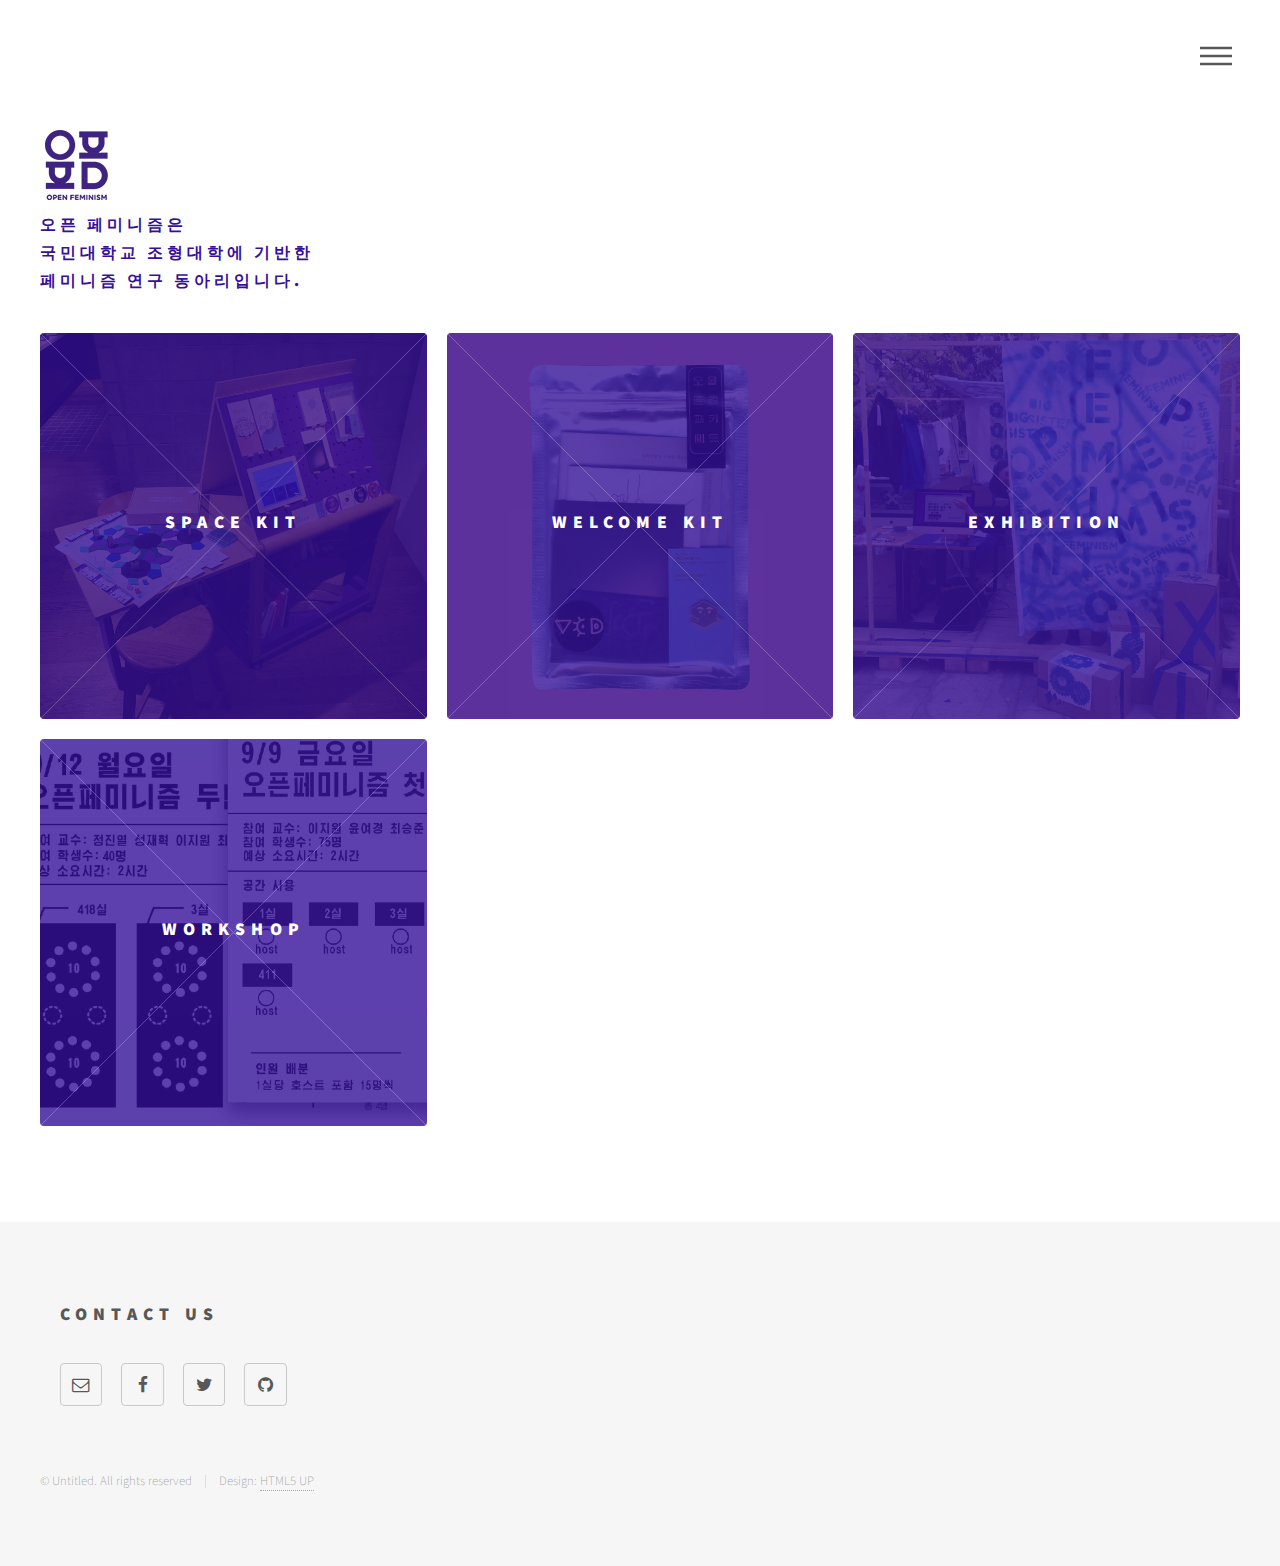
<file: index.html>
<!DOCTYPE HTML>
<!--
	Phantom by HTML5 UP
	html5up.net | @ajlkn
	Free for personal and commercial use under the CCA 3.0 license (html5up.net/license)
-->
<html>
	<head>
		<title>Open Feminism</title>
		<meta charset="utf-8" />
		<meta name="viewport" content="width=device-width, initial-scale=1" />
		<!--[if lte IE 8]><script src="assets/js/ie/html5shiv.js"></script><![endif]-->
		<link rel="stylesheet" href="assets/css/main.css" />
		<!--[if lte IE 9]><link rel="stylesheet" href="assets/css/ie9.css" /><![endif]-->
		<!--[if lte IE 8]><link rel="stylesheet" href="assets/css/ie8.css" /><![endif]-->
	</head>
	<body>
		<!-- Wrapper -->
			<div id="wrapper">

				<!-- Header -->
					<header id="header">
						<div class="inner">
							<!-- Logo -->
								<a href="index.html" class="logo">
									<span class="symbol"><img src="images/ofLogo_1.png" alt="" /></span><span class="title"></br>오픈 페미니즘은 </br>국민대학교 조형대학에 기반한 </br>페미니즘 연구 동아리입니다.</span>
								</a>

							<!-- Nav -->
								<nav>
									<ul>
										<li><a href="#menu">Menu</a></li>
									</ul>
								</nav>

						</div>
					</header>

				<!-- Menu -->
					<nav id="menu">
						<h2>Menu</h2>
						<ul>
							<li><a href="index.html">About us</a></li>
							<li><a href="elements.html">Ideas</a></li>
						</ul>
					</nav>

				<!-- Main -->
					<div id="main">
						<div class="inner">
							<!--<header>-->
								<!--<p>저희는 2016년 9월에 발족하였으며, 현재는 약 60명 정도 되는 구성원들과 함께 합니다. 오픈 페미니즘의 모든 구성원들은 디자인을 전공하는 학부생으로, 페미니즘 이슈에 관심을 가진다는 공통점을 지니고 있습니다.</p>-->
							<!--</header>-->
							<section class="tiles">
								<article class="style1">
									<span class="image">
										<img src="images/ofweb_sk.jpg" alt="" />
									</span>
									<a href="generic_2.html">
										<h2>space kit</h2>
										<div class="content">
											<p>공간키트</p>
										</div>
									</a>
								</article>
								<article class="style3">
									<span class="image">
										<img src="images/ofweb_wk-01.png" alt="" />
									</span>
									<a href="generic.html">
										<h2>welcome kit</h2>
										<div class="content">
											<p>웰컴키트</p>
										</div>
									</a>
								</article>
								<article class="style4">
									<span class="image">
										<img src="images/ofweb_ex-01.png" alt="" />
									</span>
									<a href="generic_3.html">
										<h2>exhibition</h2>
										<div class="content">
											<p>조형전 워크샵</p>
										</div>
									</a>
								</article>
								<article class="style5">
									<span class="image">
										<img src="images/ofweb_ws-01.png" alt="" />
									</span>
									<a href="generic_4.html">
										<h2>workshop</h2>
										<div class="content">
											<p>시각디자인학과 워크샵</p>
										</div>
									</a>
								</article>
								<!-- <article class="style6">
									<span class="image">
										<img src="images/pic06.jpg" alt="" />
									</span>
									<a href="generic.html">
										<h2>Veroeros</h2>
										<div class="content">
											<p>Sed nisl arcu euismod sit amet nisi lorem etiam dolor veroeros et feugiat.</p>
										</div>
									</a>
								</article>
								<article class="style2">
									<span class="image">
										<img src="images/pic07.jpg" alt="" />
									</span>
									<a href="generic.html">
										<h2>Ipsum</h2>
										<div class="content">
											<p>Sed nisl arcu euismod sit amet nisi lorem etiam dolor veroeros et feugiat.</p>
										</div>
									</a>
								</article>
								<article class="style3">
									<span class="image">
										<img src="images/pic08.jpg" alt="" />
									</span>
									<a href="generic.html">
										<h2>Dolor</h2>
										<div class="content">
											<p>Sed nisl arcu euismod sit amet nisi lorem etiam dolor veroeros et feugiat.</p>
										</div>
									</a>
								</article>
								<article class="style1">
									<span class="image">
										<img src="images/pic09.jpg" alt="" />
									</span>
									<a href="generic.html">
										<h2>Nullam</h2>
										<div class="content">
											<p>Sed nisl arcu euismod sit amet nisi lorem etiam dolor veroeros et feugiat.</p>
										</div>
									</a>
								</article>
								<article class="style5">
									<span class="image">
										<img src="images/pic10.jpg" alt="" />
									</span>
									<a href="generic.html">
										<h2>Ultricies</h2>
										<div class="content">
											<p>Sed nisl arcu euismod sit amet nisi lorem etiam dolor veroeros et feugiat.</p>
										</div>
									</a>
								</article>
								<article class="style6">
									<span class="image">
										<img src="images/pic11.jpg" alt="" />
									</span>
									<a href="generic.html">
										<h2>Dictum</h2>
										<div class="content">
											<p>Sed nisl arcu euismod sit amet nisi lorem etiam dolor veroeros et feugiat.</p>
										</div>
									</a>
								</article>
								<article class="style4">
									<span class="image">
										<img src="images/pic12.jpg" alt="" />
									</span>
									<a href="generic.html">
										<h2>Pretium</h2>
										<div class="content">
											<p>Sed nisl arcu euismod sit amet nisi lorem etiam dolor veroeros et feugiat.</p>
										</div>
									</a>
								</article>
								-->
								
							</section>
						</div>
					</div>

				<!-- Footer -->
					<footer id="footer">
						<div class="inner">
							<section>
								<!--<h2>Get in touch</h2>
								<form method="post" action="#">
									<div class="field half first">
										<input type="text" name="name" id="name" placeholder="Name" />
									</div>
									<div class="field half">
										<input type="email" name="email" id="email" placeholder="Email" />
									</div>
									<div class="field">
										<textarea name="message" id="message" placeholder="Message"></textarea>
									</div>
									<ul class="actions">
										<li><input type="submit" value="Send" class="special" /></li>
									</ul>
								</form>-->
							</section>
							<section>
								<h2>contact us</h2>
								<ul class="icons">
									<li><a href="mailto:openfeminismkmuvcd@gmail.com" class="icon style2 fa-envelope-o"><span class="label">Email</span></a></li>
									<li><a href="https://www.facebook.com/openfeminism/" class="icon style2 fa-facebook"><span class="label">Facebook</span></a></li>
									<li><a href="https://twitter.com/openfeminismkmu" class="icon style2 fa-twitter"><span class="label">Twitter</span></a></li>
									<li><a href="https://github.com/openfeminism" class="icon style2 fa-github"><span class="label">GitHub</span></a></li>
								</ul>
							</section>
							<ul class="copyright">
								<li>&copy; Untitled. All rights reserved</li><li>Design: <a href="http://html5up.net">HTML5 UP</a></li>
							</ul>
						</div>
					</footer>

			</div>

		<!-- Scripts -->
			<script src="assets/js/jquery.min.js"></script>
			<script src="assets/js/skel.min.js"></script>
			<script src="assets/js/util.js"></script>
			<!--[if lte IE 8]><script src="assets/js/ie/respond.min.js"></script><![endif]-->
			<script src="assets/js/main.js"></script>

	</body>
</html>
</file>
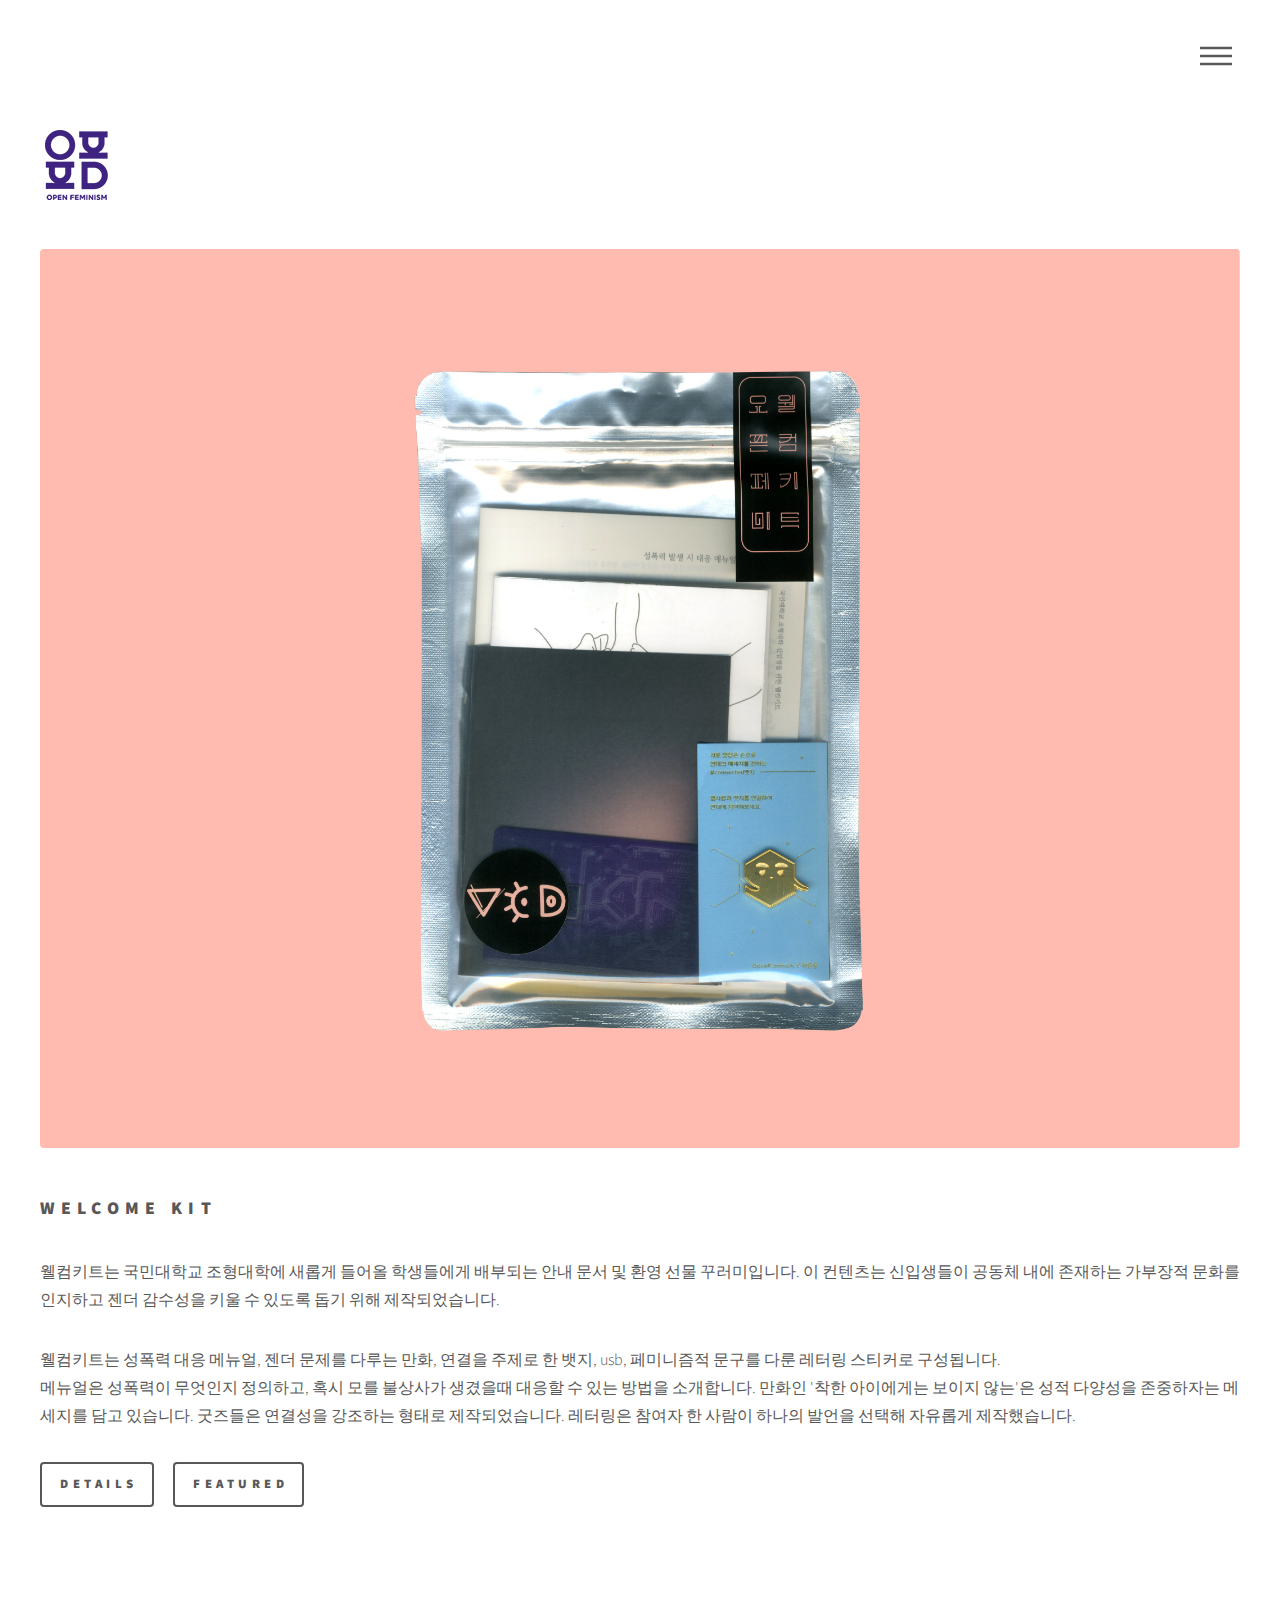
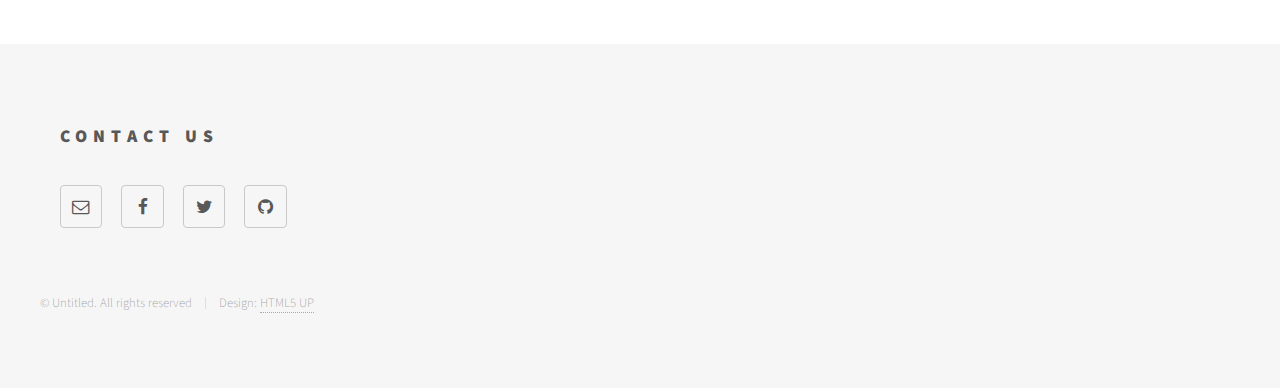
<file: generic.html>
<!DOCTYPE HTML>
<!--
	Phantom by HTML5 UP
	html5up.net | @ajlkn
	Free for personal and commercial use under the CCA 3.0 license (html5up.net/license)
-->
<html>
	<head>
		<title>welcomekit_detail</title>
		<meta charset="utf-8" />
		<meta name="viewport" content="width=device-width, initial-scale=1" />
		<!--[if lte IE 8]><script src="assets/js/ie/html5shiv.js"></script><![endif]-->
		<link rel="stylesheet" href="assets/css/main.css" />
		<!--[if lte IE 9]><link rel="stylesheet" href="assets/css/ie9.css" /><![endif]-->
		<!--[if lte IE 8]><link rel="stylesheet" href="assets/css/ie8.css" /><![endif]-->
	</head>
	<body>
		<!-- Wrapper -->
			<div id="wrapper">

				<!-- Header -->
					<header id="header">
						<div class="inner">

							<!-- Logo -->
								<a href="index.html" class="logo">
									<span class="symbol"><img src="images/ofLogo_1.png" alt="" /></span>
								</a>

							<!-- Nav -->
								<nav>
									<ul>
										<li><a href="#menu">Menu</a></li>
									</ul>
								</nav>

						</div>
					</header>

				<!-- Menu -->
					<nav id="menu">
						<h2>Menu</h2>
						<ul>
							<li><a href="index.html">About us</a></li>
							<li><a href="elements.html">Ideas</a></li>
						</ul>
					</nav>

				<!-- Main -->
					<div id="main">
						<div class="inner">
							<span class="image main"><img src="images/ofweb_wk2-01.png" alt="" /></span>
							<h2>Welcome Kit</h2>
							<p>웰컴키트는 국민대학교 조형대학에 새롭게 들어올 학생들에게 배부되는 안내 문서 및 환영 선물 꾸러미입니다. 이 컨텐츠는 신입생들이 공동체 내에 존재하는 가부장적 문화를 인지하고 젠더 감수성을 키울 수 있도록 돕기 위해 제작되었습니다.</p>
							<p>웰컴키트는 성폭력 대응 메뉴얼, 젠더 문제를 다루는 만화, 연결을 주제로 한 뱃지, usb, 페미니즘적 문구를 다룬 레터링 스티커로 구성됩니다.<br>
							메뉴얼은 성폭력이 무엇인지 정의하고, 혹시 모를 불상사가 생겼을때 대응할 수 있는 방법을 소개합니다. 
							만화인 '착한 아이에게는 보이지 않는'은 성적 다양성을 존중하자는 메세지를 담고 있습니다.
							굿즈들은 연결성을 강조하는 형태로 제작되었습니다. 레터링은 참여자 한 사람이 하나의 발언을 선택해 자유롭게 제작했습니다.</p>
															<section>
									<ul class="actions">
										<li><a href="https://drive.google.com/file/d/0B1-YFwrkBAn6YUdhZzI2N0E1ek0/view?usp=sharing" class="button">details</a></li>
										<li><a href="http://www.hani.co.kr/arti/PRINT/784879.html" class="button">featured</a></li>
									</ul>
								</section>
						</div>
					</div>

				<!-- Footer -->
					<footer id="footer">
						<div class="inner">
							<section>
								<!--<h2>Get in touch</h2>
								<form method="post" action="#">
									<div class="field half first">
										<input type="text" name="name" id="name" placeholder="Name" />
									</div>
									<div class="field half">
										<input type="email" name="email" id="email" placeholder="Email" />
									</div>
									<div class="field">
										<textarea name="message" id="message" placeholder="Message"></textarea>
									</div>
									<ul class="actions">
										<li><input type="submit" value="Send" class="special" /></li>
									</ul>
								</form>-->
							</section>
							<section>
								<h2>contact us</h2>
								<ul class="icons">
									<li><a href="mailto:openfeminismkmuvcd@gmail.com" class="icon style2 fa-envelope-o"><span class="label">Email</span></a></li>
									<li><a href="https://www.facebook.com/openfeminism/" class="icon style2 fa-facebook"><span class="label">Facebook</span></a></li>
									<li><a href="https://twitter.com/openfeminismkmu" class="icon style2 fa-twitter"><span class="label">Twitter</span></a></li>
									<li><a href="https://github.com/openfeminism" class="icon style2 fa-github"><span class="label">GitHub</span></a></li>
								</ul>
							</section>
							<ul class="copyright">
								<li>&copy; Untitled. All rights reserved</li><li>Design: <a href="http://html5up.net">HTML5 UP</a></li>
							</ul>
						</div>
					</footer>

			</div>

		<!-- Scripts -->
			<script src="assets/js/jquery.min.js"></script>
			<script src="assets/js/skel.min.js"></script>
			<script src="assets/js/util.js"></script>
			<!--[if lte IE 8]><script src="assets/js/ie/respond.min.js"></script><![endif]-->
			<script src="assets/js/main.js"></script>

	</body>
</html>
</file>
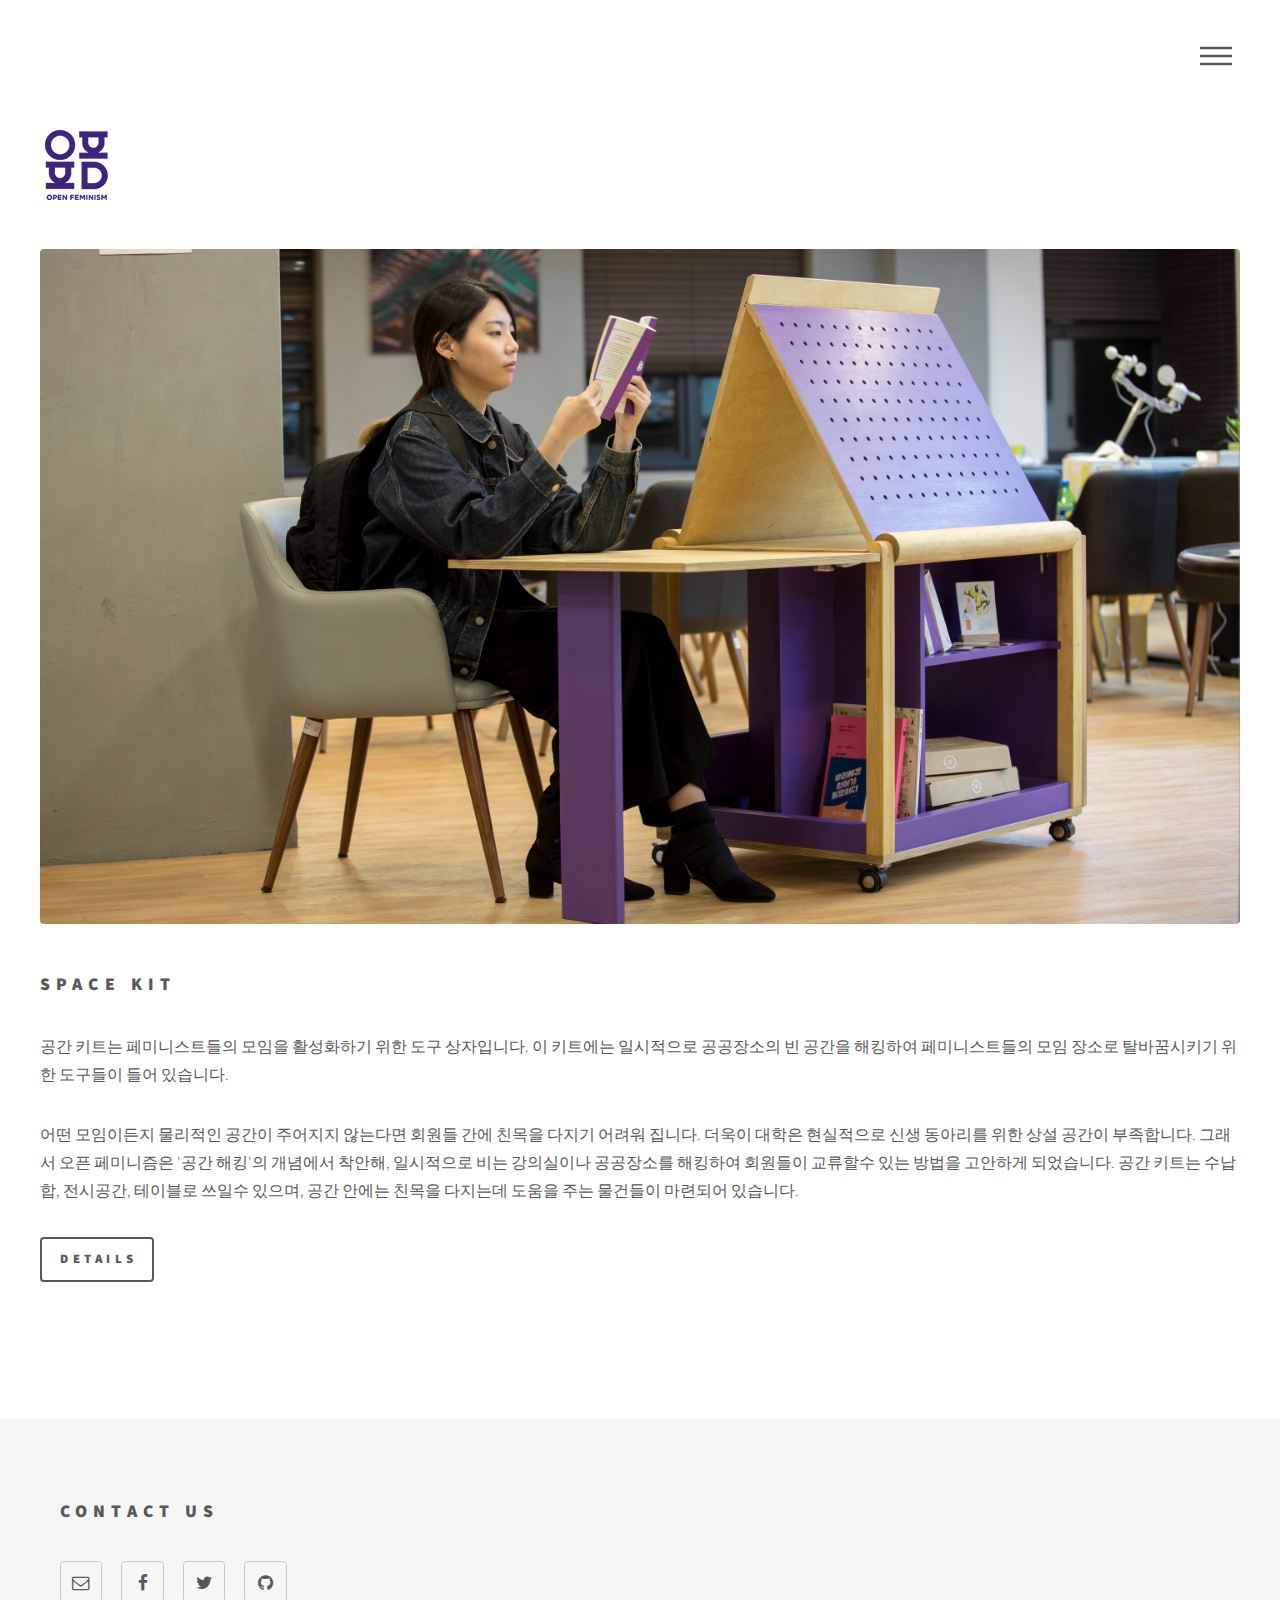
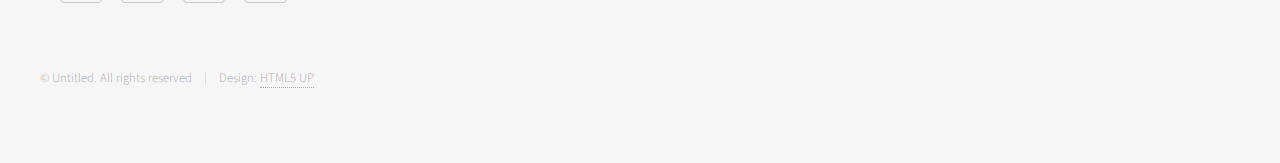
<file: generic_2.html>
<!DOCTYPE HTML>
<!--
	Phantom by HTML5 UP
	html5up.net | @ajlkn
	Free for personal and commercial use under the CCA 3.0 license (html5up.net/license)
-->
<html>
	<head>
		<title>spacekit_detail</title>
		<meta charset="utf-8" />
		<meta name="viewport" content="width=device-width, initial-scale=1" />
		<!--[if lte IE 8]><script src="assets/js/ie/html5shiv.js"></script><![endif]-->
		<link rel="stylesheet" href="assets/css/main.css" />
		<!--[if lte IE 9]><link rel="stylesheet" href="assets/css/ie9.css" /><![endif]-->
		<!--[if lte IE 8]><link rel="stylesheet" href="assets/css/ie8.css" /><![endif]-->
	</head>
	<body>
		<!-- Wrapper -->
			<div id="wrapper">

				<!-- Header -->
					<header id="header">
						<div class="inner">

							<!-- Logo -->
								<a href="index.html" class="logo">
									<span class="symbol"><img src="images/ofLogo_1.png" alt="" /></span>
								</a>

							<!-- Nav -->
								<nav>
									<ul>
										<li><a href="#menu">Menu</a></li>
									</ul>
								</nav>

						</div>
					</header>

				<!-- Menu -->
					<nav id="menu">
						<h2>Menu</h2>
						<ul>
							<li><a href="index.html">About us</a></li>
							<li><a href="elements.html">Ideas</a></li>
						</ul>
					</nav>

				<!-- Main -->
					<div id="main">
						<div class="inner">
							<span class="image main"><img src="images/ofweb_sk_d.jpg" alt="" /></span>
							<h2>Space Kit</h2>
							<p>공간 키트는 페미니스트들의 모임을 활성화하기 위한 도구 상자입니다. 이 키트에는 일시적으로 공공장소의 빈 공간을 해킹하여 페미니스트들의 모임 장소로 탈바꿈시키기 위한 도구들이 들어 있습니다. </p>
							<p>어떤 모임이든지 물리적인 공간이 주어지지 않는다면 회원들 간에 친목을 다지기 어려워 집니다. 더욱이 대학은 현실적으로 신생 동아리를 위한 상설 공간이 부족합니다. 그래서 오픈 페미니즘은 '공간 해킹'의 개념에서 착안해, 일시적으로 비는 강의실이나 공공장소를 
							해킹하여 회원들이 교류할수 있는 방법을 고안하게 되었습니다. 공간 키트는 수납합, 전시공간, 테이블로 쓰일수 있으며, 공간 안에는 친목을 다지는데 도움을 주는 물건들이 마련되어 있습니다.</p>
							<section>
									<ul class="actions">
										<li><a href="https://drive.google.com/open?id=0B35f2KNN9ZKHTUp3dlpVRkVrVUE" class="button">details</a></li>
									</ul>
								</section>
						</div>
					</div>

				<!-- Footer -->
					<footer id="footer">
						<div class="inner">
							<section>
								<!--<h2>Get in touch</h2>
								<form method="post" action="#">
									<div class="field half first">
										<input type="text" name="name" id="name" placeholder="Name" />
									</div>
									<div class="field half">
										<input type="email" name="email" id="email" placeholder="Email" />
									</div>
									<div class="field">
										<textarea name="message" id="message" placeholder="Message"></textarea>
									</div>
									<ul class="actions">
										<li><input type="submit" value="Send" class="special" /></li>
									</ul>
								</form>-->
							</section>
							<section>
								<h2>contact us</h2>
								<ul class="icons">
									<li><a href="mailto:openfeminismkmuvcd@gmail.com" class="icon style2 fa-envelope-o"><span class="label">Email</span></a></li>
									<li><a href="https://www.facebook.com/openfeminism/" class="icon style2 fa-facebook"><span class="label">Facebook</span></a></li>
									<li><a href="https://twitter.com/openfeminismkmu" class="icon style2 fa-twitter"><span class="label">Twitter</span></a></li>
									<li><a href="https://github.com/openfeminism" class="icon style2 fa-github"><span class="label">GitHub</span></a></li>
								</ul>
							</section>
							<ul class="copyright">
								<li>&copy; Untitled. All rights reserved</li><li>Design: <a href="http://html5up.net">HTML5 UP</a></li>
							</ul>
						</div>
					</footer>

			</div>

		<!-- Scripts -->
			<script src="assets/js/jquery.min.js"></script>
			<script src="assets/js/skel.min.js"></script>
			<script src="assets/js/util.js"></script>
			<!--[if lte IE 8]><script src="assets/js/ie/respond.min.js"></script><![endif]-->
			<script src="assets/js/main.js"></script>

	</body>
</html>
</file>
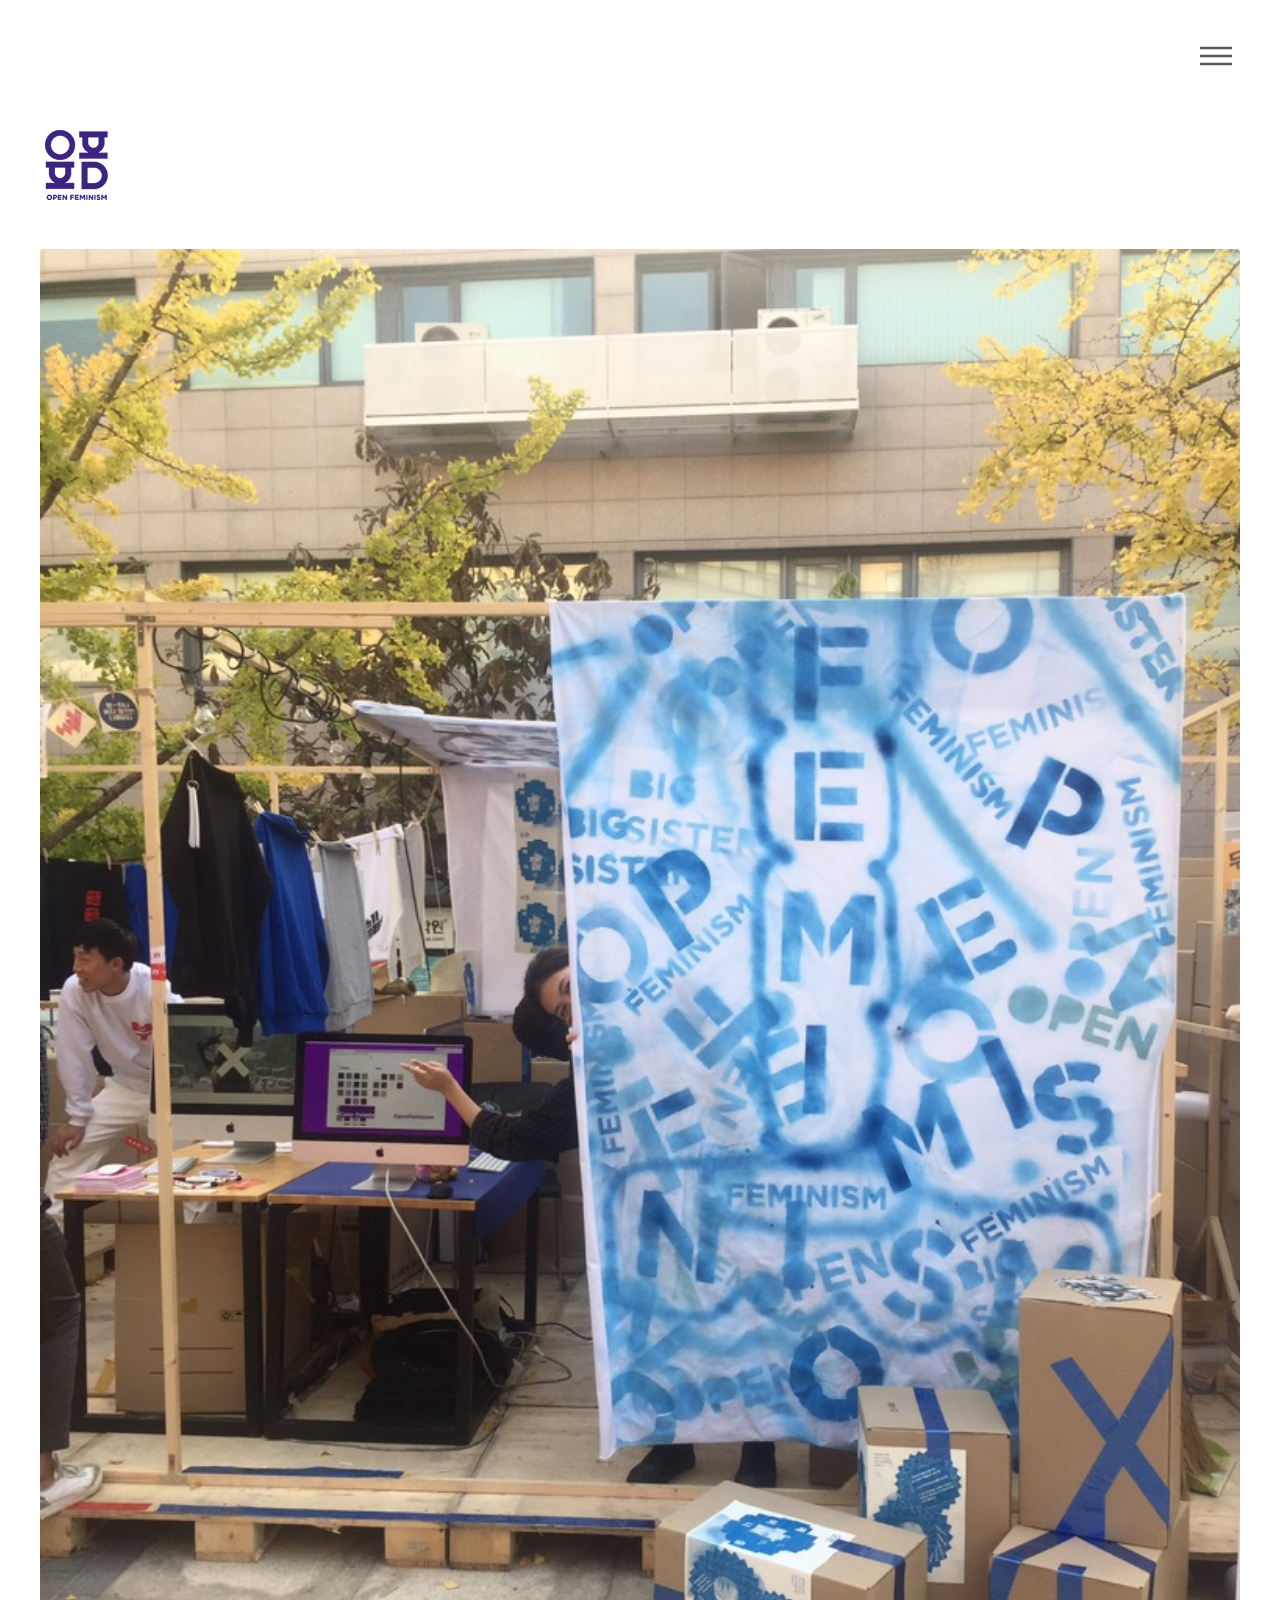
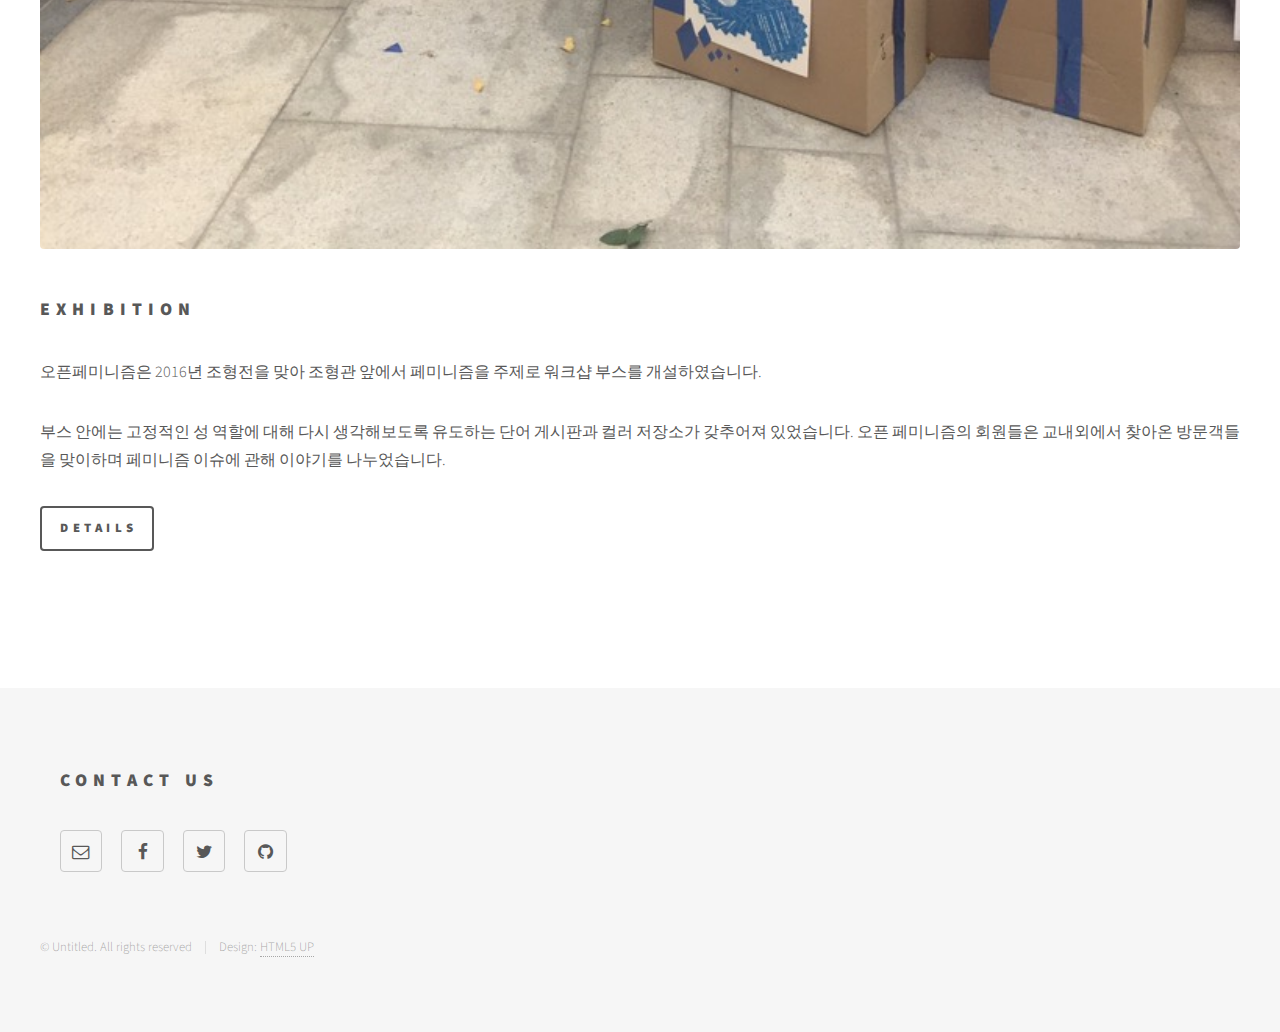
<file: generic_3.html>
<!DOCTYPE HTML>
<!--
	Phantom by HTML5 UP
	html5up.net | @ajlkn
	Free for personal and commercial use under the CCA 3.0 license (html5up.net/license)
-->
<html>
	<head>
		<title>exhibition_detail</title>
		<meta charset="utf-8" />
		<meta name="viewport" content="width=device-width, initial-scale=1" />
		<!--[if lte IE 8]><script src="assets/js/ie/html5shiv.js"></script><![endif]-->
		<link rel="stylesheet" href="assets/css/main.css" />
		<!--[if lte IE 9]><link rel="stylesheet" href="assets/css/ie9.css" /><![endif]-->
		<!--[if lte IE 8]><link rel="stylesheet" href="assets/css/ie8.css" /><![endif]-->
	</head>
	<body>
		<!-- Wrapper -->
			<div id="wrapper">

				<!-- Header -->
					<header id="header">
						<div class="inner">

							<!-- Logo -->
								<a href="index.html" class="logo">
									<span class="symbol"><img src="images/ofLogo_1.png" alt="" /></span>
								</a>

							<!-- Nav -->
								<nav>
									<ul>
										<li><a href="#menu">Menu</a></li>
									</ul>
								</nav>

						</div>
					</header>

				<!-- Menu -->
					<nav id="menu">
						<h2>Menu</h2>
						<ul>
							<li><a href="index.html">About us</a></li>
							<li><a href="elements.html">Ideas</a></li>
						</ul>
					</nav>

				<!-- Main -->
					<div id="main">
						<div class="inner">
							<span class="image main"><img src="images/ofweb_ex_d.jpg" alt="" /></span>
							<h2>Exhibition</h2>
							<p>오픈페미니즘은 2016년 조형전을 맞아 조형관 앞에서 페미니즘을 주제로 워크샵 부스를 개설하였습니다.</p>
							<p>부스 안에는 고정적인 성 역할에 대해 다시 생각해보도록 유도하는 단어 게시판과 컬러 저장소가 갖추어져 있었습니다. 오픈 페미니즘의 회원들은 교내외에서 찾아온 방문객들을 맞이하며 페미니즘 이슈에 관해 이야기를 나누었습니다.</p>
						<section>
									<ul class="actions">
										<li><a href="https://drive.google.com/file/d/0B35f2KNN9ZKHWkxRZVBXLS0weUE/view?usp=sharing" class="button">details</a></li>
									</ul>
								</section>
						</div>
					</div>

				<!-- Footer -->
					<footer id="footer">
						<div class="inner">
							<section>
								<!--<h2>Get in touch</h2>
								<form method="post" action="#">
									<div class="field half first">
										<input type="text" name="name" id="name" placeholder="Name" />
									</div>
									<div class="field half">
										<input type="email" name="email" id="email" placeholder="Email" />
									</div>
									<div class="field">
										<textarea name="message" id="message" placeholder="Message"></textarea>
									</div>
									<ul class="actions">
										<li><input type="submit" value="Send" class="special" /></li>
									</ul>
								</form>-->
							</section>
							<section>
								<h2>contact us</h2>
								<ul class="icons">
									<li><a href="mailto:openfeminismkmuvcd@gmail.com" class="icon style2 fa-envelope-o"><span class="label">Email</span></a></li>
									<li><a href="https://www.facebook.com/openfeminism/" class="icon style2 fa-facebook"><span class="label">Facebook</span></a></li>
									<li><a href="https://twitter.com/openfeminismkmu" class="icon style2 fa-twitter"><span class="label">Twitter</span></a></li>
									<li><a href="https://github.com/openfeminism" class="icon style2 fa-github"><span class="label">GitHub</span></a></li>
								</ul>
							</section>
							<ul class="copyright">
								<li>&copy; Untitled. All rights reserved</li><li>Design: <a href="http://html5up.net">HTML5 UP</a></li>
							</ul>
						</div>
					</footer>

			</div>

		<!-- Scripts -->
			<script src="assets/js/jquery.min.js"></script>
			<script src="assets/js/skel.min.js"></script>
			<script src="assets/js/util.js"></script>
			<!--[if lte IE 8]><script src="assets/js/ie/respond.min.js"></script><![endif]-->
			<script src="assets/js/main.js"></script>

	</body>
</html>
</file>
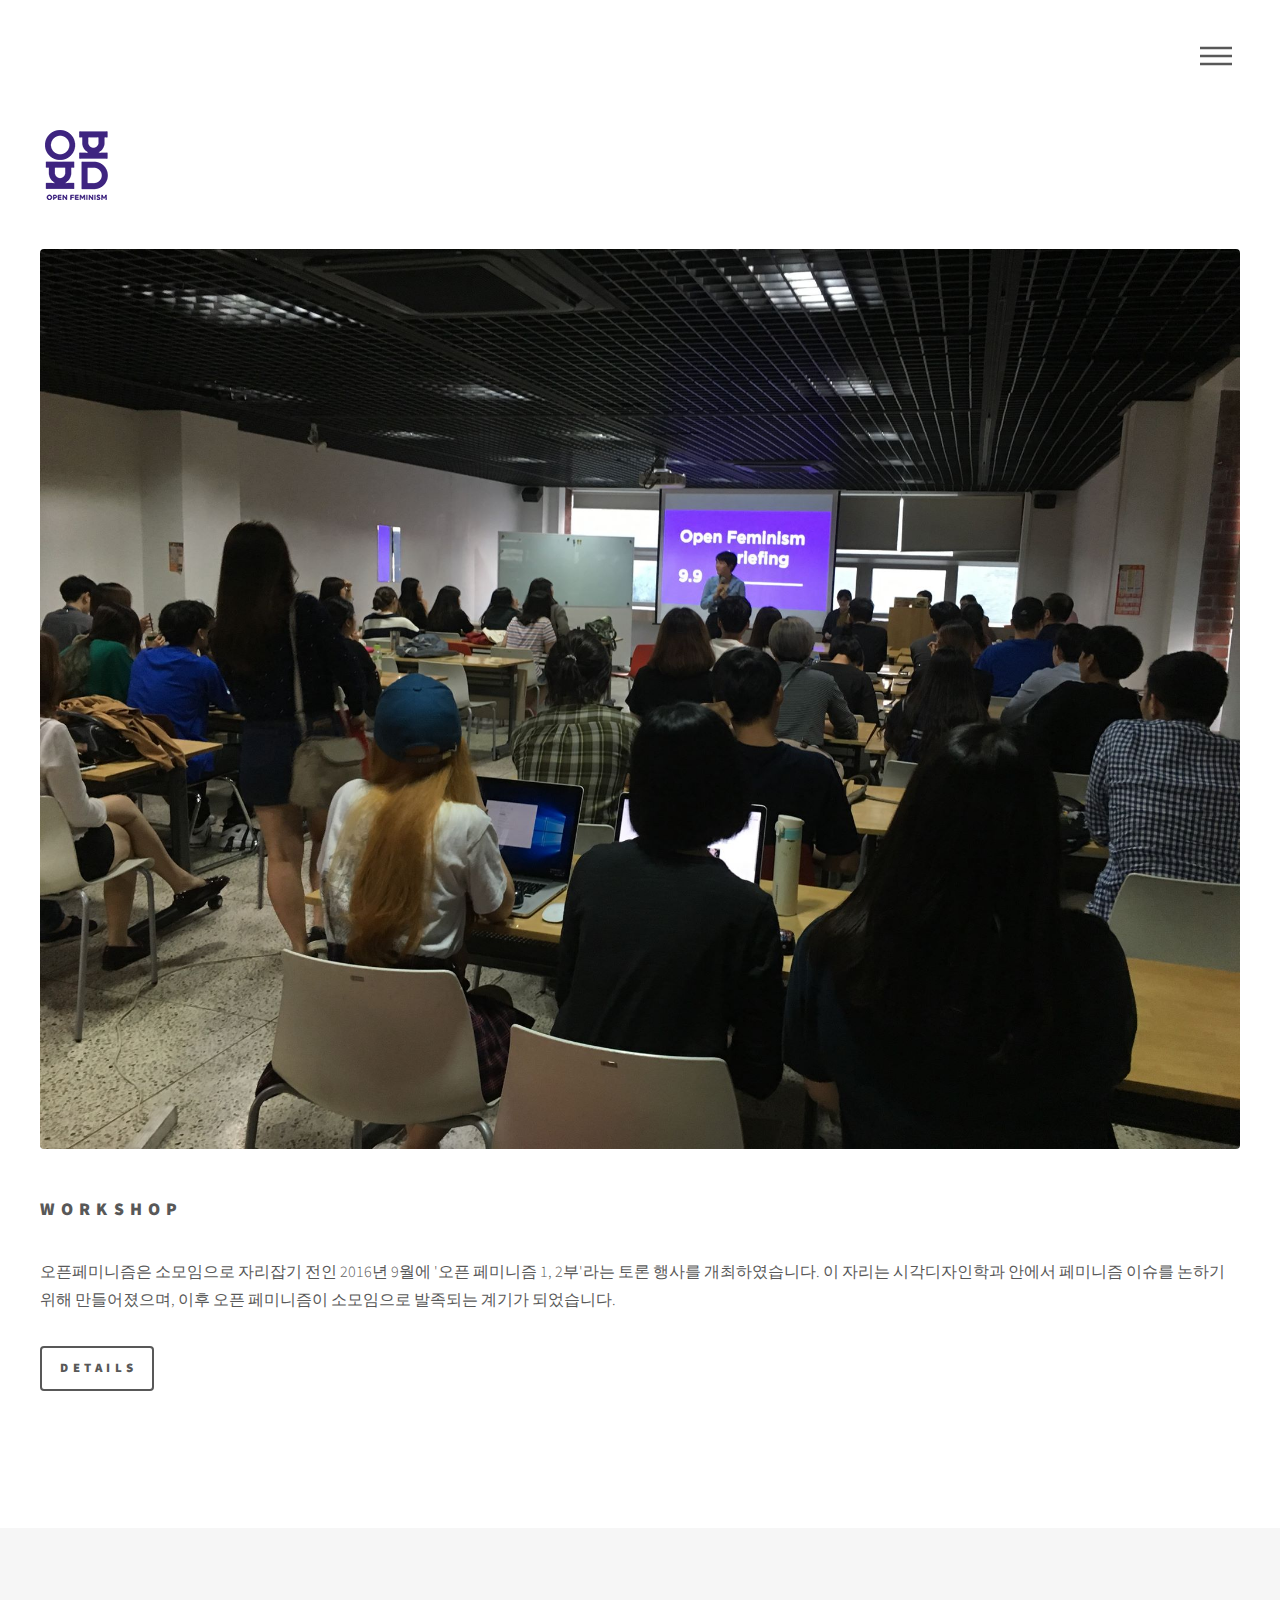
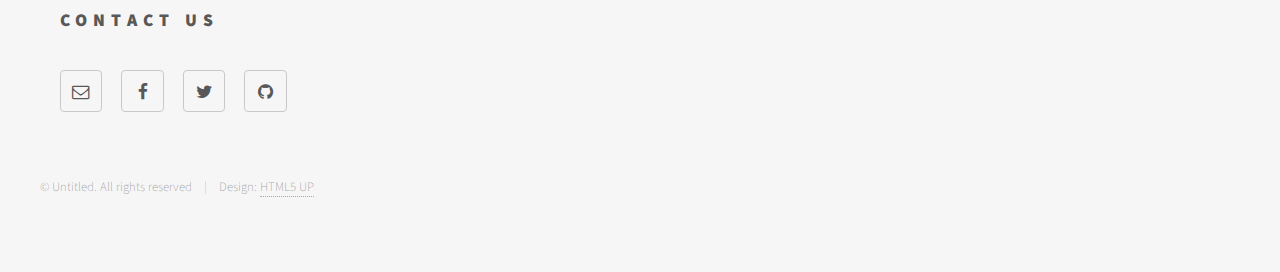
<file: generic_4.html>
<!DOCTYPE HTML>
<!--
	Phantom by HTML5 UP
	html5up.net | @ajlkn
	Free for personal and commercial use under the CCA 3.0 license (html5up.net/license)
-->
<html>
	<head>
		<title>workshop_detail</title>
		<meta charset="utf-8" />
		<meta name="viewport" content="width=device-width, initial-scale=1" />
		<!--[if lte IE 8]><script src="assets/js/ie/html5shiv.js"></script><![endif]-->
		<link rel="stylesheet" href="assets/css/main.css" />
		<!--[if lte IE 9]><link rel="stylesheet" href="assets/css/ie9.css" /><![endif]-->
		<!--[if lte IE 8]><link rel="stylesheet" href="assets/css/ie8.css" /><![endif]-->
	</head>
	<body>
		<!-- Wrapper -->
			<div id="wrapper">

				<!-- Header -->
					<header id="header">
						<div class="inner">

							<!-- Logo -->
								<a href="index.html" class="logo">
									<span class="symbol"><img src="images/ofLogo_1.png" alt="" /></span>
								</a>

							<!-- Nav -->
								<nav>
									<ul>
										<li><a href="#menu">Menu</a></li>
									</ul>
								</nav>

						</div>
					</header>

				<!-- Menu -->
					<nav id="menu">
						<h2>Menu</h2>
						<ul>
							<li><a href="index.html">About us</a></li>
							<li><a href="elements.html">Ideas</a></li>
						</ul>
					</nav>

				<!-- Main -->
					<div id="main">
						<div class="inner">
							<span class="image main"><img src="images/opentalk.jpg" alt="" /></span>
							<h2>Workshop</h2>
							<p>오픈페미니즘은 소모임으로 자리잡기 전인 2016년 9월에 '오픈 페미니즘 1, 2부'라는 토론 행사를 개최하였습니다. 이 자리는 시각디자인학과 안에서 페미니즘 이슈를 논하기 위해 만들어졌으며, 이후 오픈 페미니즘이 소모임으로 발족되는 계기가 되었습니다.</p>
						<section>
									<ul class="actions">
										<li><a href="https://drive.google.com/open?id=0B35f2KNN9ZKHelpreGtmdWJDelU" class="button">details</a></li>
									</ul>
								</section>
						</div>
					</div>

				<!-- Footer -->
					<footer id="footer">
						<div class="inner">
							<section>
								<!--<h2>Get in touch</h2>
								<form method="post" action="#">
									<div class="field half first">
										<input type="text" name="name" id="name" placeholder="Name" />
									</div>
									<div class="field half">
										<input type="email" name="email" id="email" placeholder="Email" />
									</div>
									<div class="field">
										<textarea name="message" id="message" placeholder="Message"></textarea>
									</div>
									<ul class="actions">
										<li><input type="submit" value="Send" class="special" /></li>
									</ul>
								</form>-->
							</section>
							<section>
								<h2>contact us</h2>
								<ul class="icons">
									<li><a href="mailto:openfeminismkmuvcd@gmail.com" class="icon style2 fa-envelope-o"><span class="label">Email</span></a></li>
									<li><a href="https://www.facebook.com/openfeminism/" class="icon style2 fa-facebook"><span class="label">Facebook</span></a></li>
									<li><a href="https://twitter.com/openfeminismkmu" class="icon style2 fa-twitter"><span class="label">Twitter</span></a></li>
									<li><a href="https://github.com/openfeminism" class="icon style2 fa-github"><span class="label">GitHub</span></a></li>
								</ul>
							</section>
							<ul class="copyright">
								<li>&copy; Untitled. All rights reserved</li><li>Design: <a href="http://html5up.net">HTML5 UP</a></li>
							</ul>
						</div>
					</footer>

			</div>

		<!-- Scripts -->
			<script src="assets/js/jquery.min.js"></script>
			<script src="assets/js/skel.min.js"></script>
			<script src="assets/js/util.js"></script>
			<!--[if lte IE 8]><script src="assets/js/ie/respond.min.js"></script><![endif]-->
			<script src="assets/js/main.js"></script>

	</body>
</html>
</file>
<file: assets/css/ie9.css>
/*
	Phantom by HTML5 UP
	html5up.net | @ajlkn
	Free for personal and commercial use under the CCA 3.0 license (html5up.net/license)
*/

/* Tiles */

	.tiles:after {
		content: '';
		display: block;
		clear: both;
	}

	.tiles article {
		float: left;
	}

		.tiles article > a {
			padding-top: 50%;
			margin-top: -1.75em;
		}

		body:not(.is-touch) .tiles article:hover > .image {
			-moz-transform: none;
			-webkit-transform: none;
			-ms-transform: none;
			transform: none;
		}

/* Footer */

	#footer > .inner section {
		float: left;
	}

	#footer > .inner .copyright {
		clear: both;
		padding-top: 4em;
	}
</file>
<file: assets/css/ie8.css>
/*
	Phantom by HTML5 UP
	html5up.net | @ajlkn
	Free for personal and commercial use under the CCA 3.0 license (html5up.net/license)
*/

/* Form */

	form .field {
		float: none !important;
		width: 100% !important;
		padding-left: 0 !important;
	}

/* Button */

	input[type="submit"],
	input[type="reset"],
	input[type="button"],
	button,
	.button {
		border: solid 2px #585858 !important;
	}

		input[type="submit"]:hover,
		input[type="reset"]:hover,
		input[type="button"]:hover,
		button:hover,
		.button:hover {
			border-color: #351099 !important;
		}

		input[type="submit"].special,
		input[type="reset"].special,
		input[type="button"].special,
		button.special,
		.button.special {
			border: none !important;
		}

/* Tiles */

	.tiles article > .image:before, .tiles article > .image:after {
		display: none;
	}

/* Header */

	#header .logo .symbol {
		display: none;
	}

	#header nav ul li a[href="#menu"] {
		text-indent: 0;
		width: auto;
		font-size: 0.8em;
	}

		#header nav ul li a[href="#menu"]:before, #header nav ul li a[href="#menu"]:after {
			display: none;
		}

/* Footer */

	#footer > .inner section {
		width: 50%;
		margin-left: 3em;
	}

		#footer > .inner section:first-child {
			margin-left: 0;
			width: 40%;
		}
</file>
<file: assets/css/main.css>
@import url(font-awesome.min.css);
@import url("https://fonts.googleapis.com/css?family=Source+Sans+Pro:300,700,900");

/*
	Phantom by HTML5 UP
	html5up.net | @ajlkn
	Free for personal and commercial use under the CCA 3.0 license (html5up.net/license)
*/

/* Reset */

	html, body, div, span, applet, object, iframe, h1, h2, h3, h4, h5, h6, p, blockquote, pre, a, abbr, acronym, address, big, cite, code, del, dfn, em, img, ins, kbd, q, s, samp, small, strike, strong, sub, sup, tt, var, b, u, i, center, dl, dt, dd, ol, ul, li, fieldset, form, label, legend, table, caption, tbody, tfoot, thead, tr, th, td, article, aside, canvas, details, embed, figure, figcaption, footer, header, hgroup, menu, nav, output, ruby, section, summary, time, mark, audio, video {
		margin: 0;
		padding: 0;
		border: 0;
		font-size: 100%;
		font: inherit;
		vertical-align: baseline;
	}

	article, aside, details, figcaption, figure, footer, header, hgroup, menu, nav, section {
		display: block;
	}

	body {
		line-height: 1;
	}

	ol, ul {
		list-style: none;
	}

	blockquote, q {
		quotes: none;
	}

	blockquote:before, blockquote:after, q:before, q:after {
		content: '';
		content: none;
	}

	table {
		border-collapse: collapse;
		border-spacing: 0;
	}

	body {
		-webkit-text-size-adjust: none;
	}

/* Box Model */

	*, *:before, *:after {
		-moz-box-sizing: border-box;
		-webkit-box-sizing: border-box;
		box-sizing: border-box;
	}

/* Grid */

	.row {
		border-bottom: solid 1px transparent;
		-moz-box-sizing: border-box;
		-webkit-box-sizing: border-box;
		box-sizing: border-box;
	}

	.row > * {
		float: left;
		-moz-box-sizing: border-box;
		-webkit-box-sizing: border-box;
		box-sizing: border-box;
	}

	.row:after, .row:before {
		content: '';
		display: block;
		clear: both;
		height: 0;
	}

	.row.uniform > * > :first-child {
		margin-top: 0;
	}

	.row.uniform > * > :last-child {
		margin-bottom: 0;
	}

	.row.\30 \25 > * {
		padding: 0 0 0 0em;
	}

	.row.\30 \25 {
		margin: 0 0 -1px 0em;
	}

	.row.uniform.\30 \25 > * {
		padding: 0em 0 0 0em;
	}

	.row.uniform.\30 \25 {
		margin: 0em 0 -1px 0em;
	}

	.row > * {
		padding: 0 0 0 2em;
	}

	.row {
		margin: 0 0 -1px -2em;
	}

	.row.uniform > * {
		padding: 2em 0 0 2em;
	}

	.row.uniform {
		margin: -2em 0 -1px -2em;
	}

	.row.\32 00\25 > * {
		padding: 0 0 0 4em;
	}

	.row.\32 00\25 {
		margin: 0 0 -1px -4em;
	}

	.row.uniform.\32 00\25 > * {
		padding: 4em 0 0 4em;
	}

	.row.uniform.\32 00\25 {
		margin: -4em 0 -1px -4em;
	}

	.row.\31 50\25 > * {
		padding: 0 0 0 3em;
	}

	.row.\31 50\25 {
		margin: 0 0 -1px -3em;
	}

	.row.uniform.\31 50\25 > * {
		padding: 3em 0 0 3em;
	}

	.row.uniform.\31 50\25 {
		margin: -3em 0 -1px -3em;
	}

	.row.\35 0\25 > * {
		padding: 0 0 0 1em;
	}

	.row.\35 0\25 {
		margin: 0 0 -1px -1em;
	}

	.row.uniform.\35 0\25 > * {
		padding: 1em 0 0 1em;
	}

	.row.uniform.\35 0\25 {
		margin: -1em 0 -1px -1em;
	}

	.row.\32 5\25 > * {
		padding: 0 0 0 0.5em;
	}

	.row.\32 5\25 {
		margin: 0 0 -1px -0.5em;
	}

	.row.uniform.\32 5\25 > * {
		padding: 0.5em 0 0 0.5em;
	}

	.row.uniform.\32 5\25 {
		margin: -0.5em 0 -1px -0.5em;
	}

	.\31 2u, .\31 2u\24 {
		width: 100%;
		clear: none;
		margin-left: 0;
	}

	.\31 1u, .\31 1u\24 {
		width: 91.6666666667%;
		clear: none;
		margin-left: 0;
	}

	.\31 0u, .\31 0u\24 {
		width: 83.3333333333%;
		clear: none;
		margin-left: 0;
	}

	.\39 u, .\39 u\24 {
		width: 75%;
		clear: none;
		margin-left: 0;
	}

	.\38 u, .\38 u\24 {
		width: 66.6666666667%;
		clear: none;
		margin-left: 0;
	}

	.\37 u, .\37 u\24 {
		width: 58.3333333333%;
		clear: none;
		margin-left: 0;
	}

	.\36 u, .\36 u\24 {
		width: 50%;
		clear: none;
		margin-left: 0;
	}

	.\35 u, .\35 u\24 {
		width: 41.6666666667%;
		clear: none;
		margin-left: 0;
	}

	.\34 u, .\34 u\24 {
		width: 33.3333333333%;
		clear: none;
		margin-left: 0;
	}

	.\33 u, .\33 u\24 {
		width: 25%;
		clear: none;
		margin-left: 0;
	}

	.\32 u, .\32 u\24 {
		width: 16.6666666667%;
		clear: none;
		margin-left: 0;
	}

	.\31 u, .\31 u\24 {
		width: 8.3333333333%;
		clear: none;
		margin-left: 0;
	}

	.\31 2u\24 + *,
	.\31 1u\24 + *,
	.\31 0u\24 + *,
	.\39 u\24 + *,
	.\38 u\24 + *,
	.\37 u\24 + *,
	.\36 u\24 + *,
	.\35 u\24 + *,
	.\34 u\24 + *,
	.\33 u\24 + *,
	.\32 u\24 + *,
	.\31 u\24 + * {
		clear: left;
	}

	.\-11u {
		margin-left: 91.66667%;
	}

	.\-10u {
		margin-left: 83.33333%;
	}

	.\-9u {
		margin-left: 75%;
	}

	.\-8u {
		margin-left: 66.66667%;
	}

	.\-7u {
		margin-left: 58.33333%;
	}

	.\-6u {
		margin-left: 50%;
	}

	.\-5u {
		margin-left: 41.66667%;
	}

	.\-4u {
		margin-left: 33.33333%;
	}

	.\-3u {
		margin-left: 25%;
	}

	.\-2u {
		margin-left: 16.66667%;
	}

	.\-1u {
		margin-left: 8.33333%;
	}

	@media screen and (max-width: 1680px) {

		.row > * {
			padding: 0 0 0 2em;
		}

		.row {
			margin: 0 0 -1px -2em;
		}

		.row.uniform > * {
			padding: 2em 0 0 2em;
		}

		.row.uniform {
			margin: -2em 0 -1px -2em;
		}

		.row.\32 00\25 > * {
			padding: 0 0 0 4em;
		}

		.row.\32 00\25 {
			margin: 0 0 -1px -4em;
		}

		.row.uniform.\32 00\25 > * {
			padding: 4em 0 0 4em;
		}

		.row.uniform.\32 00\25 {
			margin: -4em 0 -1px -4em;
		}

		.row.\31 50\25 > * {
			padding: 0 0 0 3em;
		}

		.row.\31 50\25 {
			margin: 0 0 -1px -3em;
		}

		.row.uniform.\31 50\25 > * {
			padding: 3em 0 0 3em;
		}

		.row.uniform.\31 50\25 {
			margin: -3em 0 -1px -3em;
		}

		.row.\35 0\25 > * {
			padding: 0 0 0 1em;
		}

		.row.\35 0\25 {
			margin: 0 0 -1px -1em;
		}

		.row.uniform.\35 0\25 > * {
			padding: 1em 0 0 1em;
		}

		.row.uniform.\35 0\25 {
			margin: -1em 0 -1px -1em;
		}

		.row.\32 5\25 > * {
			padding: 0 0 0 0.5em;
		}

		.row.\32 5\25 {
			margin: 0 0 -1px -0.5em;
		}

		.row.uniform.\32 5\25 > * {
			padding: 0.5em 0 0 0.5em;
		}

		.row.uniform.\32 5\25 {
			margin: -0.5em 0 -1px -0.5em;
		}

		.\31 2u\28xlarge\29, .\31 2u\24\28xlarge\29 {
			width: 100%;
			clear: none;
			margin-left: 0;
		}

		.\31 1u\28xlarge\29, .\31 1u\24\28xlarge\29 {
			width: 91.6666666667%;
			clear: none;
			margin-left: 0;
		}

		.\31 0u\28xlarge\29, .\31 0u\24\28xlarge\29 {
			width: 83.3333333333%;
			clear: none;
			margin-left: 0;
		}

		.\39 u\28xlarge\29, .\39 u\24\28xlarge\29 {
			width: 75%;
			clear: none;
			margin-left: 0;
		}

		.\38 u\28xlarge\29, .\38 u\24\28xlarge\29 {
			width: 66.6666666667%;
			clear: none;
			margin-left: 0;
		}

		.\37 u\28xlarge\29, .\37 u\24\28xlarge\29 {
			width: 58.3333333333%;
			clear: none;
			margin-left: 0;
		}

		.\36 u\28xlarge\29, .\36 u\24\28xlarge\29 {
			width: 50%;
			clear: none;
			margin-left: 0;
		}

		.\35 u\28xlarge\29, .\35 u\24\28xlarge\29 {
			width: 41.6666666667%;
			clear: none;
			margin-left: 0;
		}

		.\34 u\28xlarge\29, .\34 u\24\28xlarge\29 {
			width: 33.3333333333%;
			clear: none;
			margin-left: 0;
		}

		.\33 u\28xlarge\29, .\33 u\24\28xlarge\29 {
			width: 25%;
			clear: none;
			margin-left: 0;
		}

		.\32 u\28xlarge\29, .\32 u\24\28xlarge\29 {
			width: 16.6666666667%;
			clear: none;
			margin-left: 0;
		}

		.\31 u\28xlarge\29, .\31 u\24\28xlarge\29 {
			width: 8.3333333333%;
			clear: none;
			margin-left: 0;
		}

		.\31 2u\24\28xlarge\29 + *,
		.\31 1u\24\28xlarge\29 + *,
		.\31 0u\24\28xlarge\29 + *,
		.\39 u\24\28xlarge\29 + *,
		.\38 u\24\28xlarge\29 + *,
		.\37 u\24\28xlarge\29 + *,
		.\36 u\24\28xlarge\29 + *,
		.\35 u\24\28xlarge\29 + *,
		.\34 u\24\28xlarge\29 + *,
		.\33 u\24\28xlarge\29 + *,
		.\32 u\24\28xlarge\29 + *,
		.\31 u\24\28xlarge\29 + * {
			clear: left;
		}

		.\-11u\28xlarge\29 {
			margin-left: 91.66667%;
		}

		.\-10u\28xlarge\29 {
			margin-left: 83.33333%;
		}

		.\-9u\28xlarge\29 {
			margin-left: 75%;
		}

		.\-8u\28xlarge\29 {
			margin-left: 66.66667%;
		}

		.\-7u\28xlarge\29 {
			margin-left: 58.33333%;
		}

		.\-6u\28xlarge\29 {
			margin-left: 50%;
		}

		.\-5u\28xlarge\29 {
			margin-left: 41.66667%;
		}

		.\-4u\28xlarge\29 {
			margin-left: 33.33333%;
		}

		.\-3u\28xlarge\29 {
			margin-left: 25%;
		}

		.\-2u\28xlarge\29 {
			margin-left: 16.66667%;
		}

		.\-1u\28xlarge\29 {
			margin-left: 8.33333%;
		}

	}

	@media screen and (max-width: 1280px) {

		.row > * {
			padding: 0 0 0 2em;
		}

		.row {
			margin: 0 0 -1px -2em;
		}

		.row.uniform > * {
			padding: 2em 0 0 2em;
		}

		.row.uniform {
			margin: -2em 0 -1px -2em;
		}

		.row.\32 00\25 > * {
			padding: 0 0 0 4em;
		}

		.row.\32 00\25 {
			margin: 0 0 -1px -4em;
		}

		.row.uniform.\32 00\25 > * {
			padding: 4em 0 0 4em;
		}

		.row.uniform.\32 00\25 {
			margin: -4em 0 -1px -4em;
		}

		.row.\31 50\25 > * {
			padding: 0 0 0 3em;
		}

		.row.\31 50\25 {
			margin: 0 0 -1px -3em;
		}

		.row.uniform.\31 50\25 > * {
			padding: 3em 0 0 3em;
		}

		.row.uniform.\31 50\25 {
			margin: -3em 0 -1px -3em;
		}

		.row.\35 0\25 > * {
			padding: 0 0 0 1em;
		}

		.row.\35 0\25 {
			margin: 0 0 -1px -1em;
		}

		.row.uniform.\35 0\25 > * {
			padding: 1em 0 0 1em;
		}

		.row.uniform.\35 0\25 {
			margin: -1em 0 -1px -1em;
		}

		.row.\32 5\25 > * {
			padding: 0 0 0 0.5em;
		}

		.row.\32 5\25 {
			margin: 0 0 -1px -0.5em;
		}

		.row.uniform.\32 5\25 > * {
			padding: 0.5em 0 0 0.5em;
		}

		.row.uniform.\32 5\25 {
			margin: -0.5em 0 -1px -0.5em;
		}

		.\31 2u\28large\29, .\31 2u\24\28large\29 {
			width: 100%;
			clear: none;
			margin-left: 0;
		}

		.\31 1u\28large\29, .\31 1u\24\28large\29 {
			width: 91.6666666667%;
			clear: none;
			margin-left: 0;
		}

		.\31 0u\28large\29, .\31 0u\24\28large\29 {
			width: 83.3333333333%;
			clear: none;
			margin-left: 0;
		}

		.\39 u\28large\29, .\39 u\24\28large\29 {
			width: 75%;
			clear: none;
			margin-left: 0;
		}

		.\38 u\28large\29, .\38 u\24\28large\29 {
			width: 66.6666666667%;
			clear: none;
			margin-left: 0;
		}

		.\37 u\28large\29, .\37 u\24\28large\29 {
			width: 58.3333333333%;
			clear: none;
			margin-left: 0;
		}

		.\36 u\28large\29, .\36 u\24\28large\29 {
			width: 50%;
			clear: none;
			margin-left: 0;
		}

		.\35 u\28large\29, .\35 u\24\28large\29 {
			width: 41.6666666667%;
			clear: none;
			margin-left: 0;
		}

		.\34 u\28large\29, .\34 u\24\28large\29 {
			width: 33.3333333333%;
			clear: none;
			margin-left: 0;
		}

		.\33 u\28large\29, .\33 u\24\28large\29 {
			width: 25%;
			clear: none;
			margin-left: 0;
		}

		.\32 u\28large\29, .\32 u\24\28large\29 {
			width: 16.6666666667%;
			clear: none;
			margin-left: 0;
		}

		.\31 u\28large\29, .\31 u\24\28large\29 {
			width: 8.3333333333%;
			clear: none;
			margin-left: 0;
		}

		.\31 2u\24\28large\29 + *,
		.\31 1u\24\28large\29 + *,
		.\31 0u\24\28large\29 + *,
		.\39 u\24\28large\29 + *,
		.\38 u\24\28large\29 + *,
		.\37 u\24\28large\29 + *,
		.\36 u\24\28large\29 + *,
		.\35 u\24\28large\29 + *,
		.\34 u\24\28large\29 + *,
		.\33 u\24\28large\29 + *,
		.\32 u\24\28large\29 + *,
		.\31 u\24\28large\29 + * {
			clear: left;
		}

		.\-11u\28large\29 {
			margin-left: 91.66667%;
		}

		.\-10u\28large\29 {
			margin-left: 83.33333%;
		}

		.\-9u\28large\29 {
			margin-left: 75%;
		}

		.\-8u\28large\29 {
			margin-left: 66.66667%;
		}

		.\-7u\28large\29 {
			margin-left: 58.33333%;
		}

		.\-6u\28large\29 {
			margin-left: 50%;
		}

		.\-5u\28large\29 {
			margin-left: 41.66667%;
		}

		.\-4u\28large\29 {
			margin-left: 33.33333%;
		}

		.\-3u\28large\29 {
			margin-left: 25%;
		}

		.\-2u\28large\29 {
			margin-left: 16.66667%;
		}

		.\-1u\28large\29 {
			margin-left: 8.33333%;
		}

	}

	@media screen and (max-width: 980px) {

		.row > * {
			padding: 0 0 0 1.5em;
		}

		.row {
			margin: 0 0 -1px -1.5em;
		}

		.row.uniform > * {
			padding: 1.5em 0 0 1.5em;
		}

		.row.uniform {
			margin: -1.5em 0 -1px -1.5em;
		}

		.row.\32 00\25 > * {
			padding: 0 0 0 3em;
		}

		.row.\32 00\25 {
			margin: 0 0 -1px -3em;
		}

		.row.uniform.\32 00\25 > * {
			padding: 3em 0 0 3em;
		}

		.row.uniform.\32 00\25 {
			margin: -3em 0 -1px -3em;
		}

		.row.\31 50\25 > * {
			padding: 0 0 0 2.25em;
		}

		.row.\31 50\25 {
			margin: 0 0 -1px -2.25em;
		}

		.row.uniform.\31 50\25 > * {
			padding: 2.25em 0 0 2.25em;
		}

		.row.uniform.\31 50\25 {
			margin: -2.25em 0 -1px -2.25em;
		}

		.row.\35 0\25 > * {
			padding: 0 0 0 0.75em;
		}

		.row.\35 0\25 {
			margin: 0 0 -1px -0.75em;
		}

		.row.uniform.\35 0\25 > * {
			padding: 0.75em 0 0 0.75em;
		}

		.row.uniform.\35 0\25 {
			margin: -0.75em 0 -1px -0.75em;
		}

		.row.\32 5\25 > * {
			padding: 0 0 0 0.375em;
		}

		.row.\32 5\25 {
			margin: 0 0 -1px -0.375em;
		}

		.row.uniform.\32 5\25 > * {
			padding: 0.375em 0 0 0.375em;
		}

		.row.uniform.\32 5\25 {
			margin: -0.375em 0 -1px -0.375em;
		}

		.\31 2u\28medium\29, .\31 2u\24\28medium\29 {
			width: 100%;
			clear: none;
			margin-left: 0;
		}

		.\31 1u\28medium\29, .\31 1u\24\28medium\29 {
			width: 91.6666666667%;
			clear: none;
			margin-left: 0;
		}

		.\31 0u\28medium\29, .\31 0u\24\28medium\29 {
			width: 83.3333333333%;
			clear: none;
			margin-left: 0;
		}

		.\39 u\28medium\29, .\39 u\24\28medium\29 {
			width: 75%;
			clear: none;
			margin-left: 0;
		}

		.\38 u\28medium\29, .\38 u\24\28medium\29 {
			width: 66.6666666667%;
			clear: none;
			margin-left: 0;
		}

		.\37 u\28medium\29, .\37 u\24\28medium\29 {
			width: 58.3333333333%;
			clear: none;
			margin-left: 0;
		}

		.\36 u\28medium\29, .\36 u\24\28medium\29 {
			width: 50%;
			clear: none;
			margin-left: 0;
		}

		.\35 u\28medium\29, .\35 u\24\28medium\29 {
			width: 41.6666666667%;
			clear: none;
			margin-left: 0;
		}

		.\34 u\28medium\29, .\34 u\24\28medium\29 {
			width: 33.3333333333%;
			clear: none;
			margin-left: 0;
		}

		.\33 u\28medium\29, .\33 u\24\28medium\29 {
			width: 25%;
			clear: none;
			margin-left: 0;
		}

		.\32 u\28medium\29, .\32 u\24\28medium\29 {
			width: 16.6666666667%;
			clear: none;
			margin-left: 0;
		}

		.\31 u\28medium\29, .\31 u\24\28medium\29 {
			width: 8.3333333333%;
			clear: none;
			margin-left: 0;
		}

		.\31 2u\24\28medium\29 + *,
		.\31 1u\24\28medium\29 + *,
		.\31 0u\24\28medium\29 + *,
		.\39 u\24\28medium\29 + *,
		.\38 u\24\28medium\29 + *,
		.\37 u\24\28medium\29 + *,
		.\36 u\24\28medium\29 + *,
		.\35 u\24\28medium\29 + *,
		.\34 u\24\28medium\29 + *,
		.\33 u\24\28medium\29 + *,
		.\32 u\24\28medium\29 + *,
		.\31 u\24\28medium\29 + * {
			clear: left;
		}

		.\-11u\28medium\29 {
			margin-left: 91.66667%;
		}

		.\-10u\28medium\29 {
			margin-left: 83.33333%;
		}

		.\-9u\28medium\29 {
			margin-left: 75%;
		}

		.\-8u\28medium\29 {
			margin-left: 66.66667%;
		}

		.\-7u\28medium\29 {
			margin-left: 58.33333%;
		}

		.\-6u\28medium\29 {
			margin-left: 50%;
		}

		.\-5u\28medium\29 {
			margin-left: 41.66667%;
		}

		.\-4u\28medium\29 {
			margin-left: 33.33333%;
		}

		.\-3u\28medium\29 {
			margin-left: 25%;
		}

		.\-2u\28medium\29 {
			margin-left: 16.66667%;
		}

		.\-1u\28medium\29 {
			margin-left: 8.33333%;
		}

	}

	@media screen and (max-width: 736px) {

		.row > * {
			padding: 0 0 0 1em;
		}

		.row {
			margin: 0 0 -1px -1em;
		}

		.row.uniform > * {
			padding: 1em 0 0 1em;
		}

		.row.uniform {
			margin: -1em 0 -1px -1em;
		}

		.row.\32 00\25 > * {
			padding: 0 0 0 2em;
		}

		.row.\32 00\25 {
			margin: 0 0 -1px -2em;
		}

		.row.uniform.\32 00\25 > * {
			padding: 2em 0 0 2em;
		}

		.row.uniform.\32 00\25 {
			margin: -2em 0 -1px -2em;
		}

		.row.\31 50\25 > * {
			padding: 0 0 0 1.5em;
		}

		.row.\31 50\25 {
			margin: 0 0 -1px -1.5em;
		}

		.row.uniform.\31 50\25 > * {
			padding: 1.5em 0 0 1.5em;
		}

		.row.uniform.\31 50\25 {
			margin: -1.5em 0 -1px -1.5em;
		}

		.row.\35 0\25 > * {
			padding: 0 0 0 0.5em;
		}

		.row.\35 0\25 {
			margin: 0 0 -1px -0.5em;
		}

		.row.uniform.\35 0\25 > * {
			padding: 0.5em 0 0 0.5em;
		}

		.row.uniform.\35 0\25 {
			margin: -0.5em 0 -1px -0.5em;
		}

		.row.\32 5\25 > * {
			padding: 0 0 0 0.25em;
		}

		.row.\32 5\25 {
			margin: 0 0 -1px -0.25em;
		}

		.row.uniform.\32 5\25 > * {
			padding: 0.25em 0 0 0.25em;
		}

		.row.uniform.\32 5\25 {
			margin: -0.25em 0 -1px -0.25em;
		}

		.\31 2u\28small\29, .\31 2u\24\28small\29 {
			width: 100%;
			clear: none;
			margin-left: 0;
		}

		.\31 1u\28small\29, .\31 1u\24\28small\29 {
			width: 91.6666666667%;
			clear: none;
			margin-left: 0;
		}

		.\31 0u\28small\29, .\31 0u\24\28small\29 {
			width: 83.3333333333%;
			clear: none;
			margin-left: 0;
		}

		.\39 u\28small\29, .\39 u\24\28small\29 {
			width: 75%;
			clear: none;
			margin-left: 0;
		}

		.\38 u\28small\29, .\38 u\24\28small\29 {
			width: 66.6666666667%;
			clear: none;
			margin-left: 0;
		}

		.\37 u\28small\29, .\37 u\24\28small\29 {
			width: 58.3333333333%;
			clear: none;
			margin-left: 0;
		}

		.\36 u\28small\29, .\36 u\24\28small\29 {
			width: 50%;
			clear: none;
			margin-left: 0;
		}

		.\35 u\28small\29, .\35 u\24\28small\29 {
			width: 41.6666666667%;
			clear: none;
			margin-left: 0;
		}

		.\34 u\28small\29, .\34 u\24\28small\29 {
			width: 33.3333333333%;
			clear: none;
			margin-left: 0;
		}

		.\33 u\28small\29, .\33 u\24\28small\29 {
			width: 25%;
			clear: none;
			margin-left: 0;
		}

		.\32 u\28small\29, .\32 u\24\28small\29 {
			width: 16.6666666667%;
			clear: none;
			margin-left: 0;
		}

		.\31 u\28small\29, .\31 u\24\28small\29 {
			width: 8.3333333333%;
			clear: none;
			margin-left: 0;
		}

		.\31 2u\24\28small\29 + *,
		.\31 1u\24\28small\29 + *,
		.\31 0u\24\28small\29 + *,
		.\39 u\24\28small\29 + *,
		.\38 u\24\28small\29 + *,
		.\37 u\24\28small\29 + *,
		.\36 u\24\28small\29 + *,
		.\35 u\24\28small\29 + *,
		.\34 u\24\28small\29 + *,
		.\33 u\24\28small\29 + *,
		.\32 u\24\28small\29 + *,
		.\31 u\24\28small\29 + * {
			clear: left;
		}

		.\-11u\28small\29 {
			margin-left: 91.66667%;
		}

		.\-10u\28small\29 {
			margin-left: 83.33333%;
		}

		.\-9u\28small\29 {
			margin-left: 75%;
		}

		.\-8u\28small\29 {
			margin-left: 66.66667%;
		}

		.\-7u\28small\29 {
			margin-left: 58.33333%;
		}

		.\-6u\28small\29 {
			margin-left: 50%;
		}

		.\-5u\28small\29 {
			margin-left: 41.66667%;
		}

		.\-4u\28small\29 {
			margin-left: 33.33333%;
		}

		.\-3u\28small\29 {
			margin-left: 25%;
		}

		.\-2u\28small\29 {
			margin-left: 16.66667%;
		}

		.\-1u\28small\29 {
			margin-left: 8.33333%;
		}

	}

	@media screen and (max-width: 480px) {

		.row > * {
			padding: 0 0 0 1em;
		}

		.row {
			margin: 0 0 -1px -1em;
		}

		.row.uniform > * {
			padding: 1em 0 0 1em;
		}

		.row.uniform {
			margin: -1em 0 -1px -1em;
		}

		.row.\32 00\25 > * {
			padding: 0 0 0 2em;
		}

		.row.\32 00\25 {
			margin: 0 0 -1px -2em;
		}

		.row.uniform.\32 00\25 > * {
			padding: 2em 0 0 2em;
		}

		.row.uniform.\32 00\25 {
			margin: -2em 0 -1px -2em;
		}

		.row.\31 50\25 > * {
			padding: 0 0 0 1.5em;
		}

		.row.\31 50\25 {
			margin: 0 0 -1px -1.5em;
		}

		.row.uniform.\31 50\25 > * {
			padding: 1.5em 0 0 1.5em;
		}

		.row.uniform.\31 50\25 {
			margin: -1.5em 0 -1px -1.5em;
		}

		.row.\35 0\25 > * {
			padding: 0 0 0 0.5em;
		}

		.row.\35 0\25 {
			margin: 0 0 -1px -0.5em;
		}

		.row.uniform.\35 0\25 > * {
			padding: 0.5em 0 0 0.5em;
		}

		.row.uniform.\35 0\25 {
			margin: -0.5em 0 -1px -0.5em;
		}

		.row.\32 5\25 > * {
			padding: 0 0 0 0.25em;
		}

		.row.\32 5\25 {
			margin: 0 0 -1px -0.25em;
		}

		.row.uniform.\32 5\25 > * {
			padding: 0.25em 0 0 0.25em;
		}

		.row.uniform.\32 5\25 {
			margin: -0.25em 0 -1px -0.25em;
		}

		.\31 2u\28xsmall\29, .\31 2u\24\28xsmall\29 {
			width: 100%;
			clear: none;
			margin-left: 0;
		}

		.\31 1u\28xsmall\29, .\31 1u\24\28xsmall\29 {
			width: 91.6666666667%;
			clear: none;
			margin-left: 0;
		}

		.\31 0u\28xsmall\29, .\31 0u\24\28xsmall\29 {
			width: 83.3333333333%;
			clear: none;
			margin-left: 0;
		}

		.\39 u\28xsmall\29, .\39 u\24\28xsmall\29 {
			width: 75%;
			clear: none;
			margin-left: 0;
		}

		.\38 u\28xsmall\29, .\38 u\24\28xsmall\29 {
			width: 66.6666666667%;
			clear: none;
			margin-left: 0;
		}

		.\37 u\28xsmall\29, .\37 u\24\28xsmall\29 {
			width: 58.3333333333%;
			clear: none;
			margin-left: 0;
		}

		.\36 u\28xsmall\29, .\36 u\24\28xsmall\29 {
			width: 50%;
			clear: none;
			margin-left: 0;
		}

		.\35 u\28xsmall\29, .\35 u\24\28xsmall\29 {
			width: 41.6666666667%;
			clear: none;
			margin-left: 0;
		}

		.\34 u\28xsmall\29, .\34 u\24\28xsmall\29 {
			width: 33.3333333333%;
			clear: none;
			margin-left: 0;
		}

		.\33 u\28xsmall\29, .\33 u\24\28xsmall\29 {
			width: 25%;
			clear: none;
			margin-left: 0;
		}

		.\32 u\28xsmall\29, .\32 u\24\28xsmall\29 {
			width: 16.6666666667%;
			clear: none;
			margin-left: 0;
		}

		.\31 u\28xsmall\29, .\31 u\24\28xsmall\29 {
			width: 8.3333333333%;
			clear: none;
			margin-left: 0;
		}

		.\31 2u\24\28xsmall\29 + *,
		.\31 1u\24\28xsmall\29 + *,
		.\31 0u\24\28xsmall\29 + *,
		.\39 u\24\28xsmall\29 + *,
		.\38 u\24\28xsmall\29 + *,
		.\37 u\24\28xsmall\29 + *,
		.\36 u\24\28xsmall\29 + *,
		.\35 u\24\28xsmall\29 + *,
		.\34 u\24\28xsmall\29 + *,
		.\33 u\24\28xsmall\29 + *,
		.\32 u\24\28xsmall\29 + *,
		.\31 u\24\28xsmall\29 + * {
			clear: left;
		}

		.\-11u\28xsmall\29 {
			margin-left: 91.66667%;
		}

		.\-10u\28xsmall\29 {
			margin-left: 83.33333%;
		}

		.\-9u\28xsmall\29 {
			margin-left: 75%;
		}

		.\-8u\28xsmall\29 {
			margin-left: 66.66667%;
		}

		.\-7u\28xsmall\29 {
			margin-left: 58.33333%;
		}

		.\-6u\28xsmall\29 {
			margin-left: 50%;
		}

		.\-5u\28xsmall\29 {
			margin-left: 41.66667%;
		}

		.\-4u\28xsmall\29 {
			margin-left: 33.33333%;
		}

		.\-3u\28xsmall\29 {
			margin-left: 25%;
		}

		.\-2u\28xsmall\29 {
			margin-left: 16.66667%;
		}

		.\-1u\28xsmall\29 {
			margin-left: 8.33333%;
		}

	}

	@media screen and (max-width: 360px) {

		.row > * {
			padding: 0 0 0 1em;
		}

		.row {
			margin: 0 0 -1px -1em;
		}

		.row.uniform > * {
			padding: 1em 0 0 1em;
		}

		.row.uniform {
			margin: -1em 0 -1px -1em;
		}

		.row.\32 00\25 > * {
			padding: 0 0 0 2em;
		}

		.row.\32 00\25 {
			margin: 0 0 -1px -2em;
		}

		.row.uniform.\32 00\25 > * {
			padding: 2em 0 0 2em;
		}

		.row.uniform.\32 00\25 {
			margin: -2em 0 -1px -2em;
		}

		.row.\31 50\25 > * {
			padding: 0 0 0 1.5em;
		}

		.row.\31 50\25 {
			margin: 0 0 -1px -1.5em;
		}

		.row.uniform.\31 50\25 > * {
			padding: 1.5em 0 0 1.5em;
		}

		.row.uniform.\31 50\25 {
			margin: -1.5em 0 -1px -1.5em;
		}

		.row.\35 0\25 > * {
			padding: 0 0 0 0.5em;
		}

		.row.\35 0\25 {
			margin: 0 0 -1px -0.5em;
		}

		.row.uniform.\35 0\25 > * {
			padding: 0.5em 0 0 0.5em;
		}

		.row.uniform.\35 0\25 {
			margin: -0.5em 0 -1px -0.5em;
		}

		.row.\32 5\25 > * {
			padding: 0 0 0 0.25em;
		}

		.row.\32 5\25 {
			margin: 0 0 -1px -0.25em;
		}

		.row.uniform.\32 5\25 > * {
			padding: 0.25em 0 0 0.25em;
		}

		.row.uniform.\32 5\25 {
			margin: -0.25em 0 -1px -0.25em;
		}

		.\31 2u\28xxsmall\29, .\31 2u\24\28xxsmall\29 {
			width: 100%;
			clear: none;
			margin-left: 0;
		}

		.\31 1u\28xxsmall\29, .\31 1u\24\28xxsmall\29 {
			width: 91.6666666667%;
			clear: none;
			margin-left: 0;
		}

		.\31 0u\28xxsmall\29, .\31 0u\24\28xxsmall\29 {
			width: 83.3333333333%;
			clear: none;
			margin-left: 0;
		}

		.\39 u\28xxsmall\29, .\39 u\24\28xxsmall\29 {
			width: 75%;
			clear: none;
			margin-left: 0;
		}

		.\38 u\28xxsmall\29, .\38 u\24\28xxsmall\29 {
			width: 66.6666666667%;
			clear: none;
			margin-left: 0;
		}

		.\37 u\28xxsmall\29, .\37 u\24\28xxsmall\29 {
			width: 58.3333333333%;
			clear: none;
			margin-left: 0;
		}

		.\36 u\28xxsmall\29, .\36 u\24\28xxsmall\29 {
			width: 50%;
			clear: none;
			margin-left: 0;
		}

		.\35 u\28xxsmall\29, .\35 u\24\28xxsmall\29 {
			width: 41.6666666667%;
			clear: none;
			margin-left: 0;
		}

		.\34 u\28xxsmall\29, .\34 u\24\28xxsmall\29 {
			width: 33.3333333333%;
			clear: none;
			margin-left: 0;
		}

		.\33 u\28xxsmall\29, .\33 u\24\28xxsmall\29 {
			width: 25%;
			clear: none;
			margin-left: 0;
		}

		.\32 u\28xxsmall\29, .\32 u\24\28xxsmall\29 {
			width: 16.6666666667%;
			clear: none;
			margin-left: 0;
		}

		.\31 u\28xxsmall\29, .\31 u\24\28xxsmall\29 {
			width: 8.3333333333%;
			clear: none;
			margin-left: 0;
		}

		.\31 2u\24\28xxsmall\29 + *,
		.\31 1u\24\28xxsmall\29 + *,
		.\31 0u\24\28xxsmall\29 + *,
		.\39 u\24\28xxsmall\29 + *,
		.\38 u\24\28xxsmall\29 + *,
		.\37 u\24\28xxsmall\29 + *,
		.\36 u\24\28xxsmall\29 + *,
		.\35 u\24\28xxsmall\29 + *,
		.\34 u\24\28xxsmall\29 + *,
		.\33 u\24\28xxsmall\29 + *,
		.\32 u\24\28xxsmall\29 + *,
		.\31 u\24\28xxsmall\29 + * {
			clear: left;
		}

		.\-11u\28xxsmall\29 {
			margin-left: 91.66667%;
		}

		.\-10u\28xxsmall\29 {
			margin-left: 83.33333%;
		}

		.\-9u\28xxsmall\29 {
			margin-left: 75%;
		}

		.\-8u\28xxsmall\29 {
			margin-left: 66.66667%;
		}

		.\-7u\28xxsmall\29 {
			margin-left: 58.33333%;
		}

		.\-6u\28xxsmall\29 {
			margin-left: 50%;
		}

		.\-5u\28xxsmall\29 {
			margin-left: 41.66667%;
		}

		.\-4u\28xxsmall\29 {
			margin-left: 33.33333%;
		}

		.\-3u\28xxsmall\29 {
			margin-left: 25%;
		}

		.\-2u\28xxsmall\29 {
			margin-left: 16.66667%;
		}

		.\-1u\28xxsmall\29 {
			margin-left: 8.33333%;
		}

	}

/* Basic */

	@-ms-viewport {
		width: device-width;
	}

	body {
		-ms-overflow-style: scrollbar;
	}

	@media screen and (max-width: 480px) {

		html, body {
			min-width: 320px;
		}

	}

	body {
		background: #ffffff;
	}

		body.is-loading *, body.is-loading *:before, body.is-loading *:after {
			-moz-animation: none !important;
			-webkit-animation: none !important;
			-ms-animation: none !important;
			animation: none !important;
			-moz-transition: none !important;
			-webkit-transition: none !important;
			-ms-transition: none !important;
			transition: none !important;
		}

/* Type */

	body, input, select, textarea {
		color: #585858;
		font-family: "Source Sans Pro", Helvetica, sans-serif;
		font-size: 16pt;
		font-weight: 300;
		line-height: 1.75;
	}

		@media screen and (max-width: 1680px) {

			body, input, select, textarea {
				font-size: 14pt;
			}

		}

		@media screen and (max-width: 1280px) {

			body, input, select, textarea {
				font-size: 12pt;
			}

		}

	a {
		-moz-transition: border-bottom-color 0.2s ease, color 0.2s ease;
		-webkit-transition: border-bottom-color 0.2s ease, color 0.2s ease;
		-ms-transition: border-bottom-color 0.2s ease, color 0.2s ease;
		transition: border-bottom-color 0.2s ease, color 0.2s ease;
		text-decoration: none;
		color: #585858;
		border-bottom: dotted 1px rgba(88, 88, 88, 0.5);
	}

		a:hover {
			border-bottom-color: transparent;
			color: #351099 !important;
		}

	strong, b {
		font-weight: 900;
	}

	em, i {
		font-style: italic;
	}

	p {
		margin: 0 0 2em 0;
	}

	h1 {
		font-size: 2.5em;
		font-weight: 700;
		line-height: 1.3;
		margin: 0 0 1em 0;
		letter-spacing: -0.035em;
	}

		h1 a {
			color: inherit;
		}

		@media screen and (max-width: 736px) {

			h1 {
				font-size: 2em;
				margin: 0 0 1em 0;
			}

		}

		@media screen and (max-width: 360px) {

			h1 {
				font-size: 1.75em;
			}

		}

	h2, h3, h4, h5, h6 {
		font-weight: 900;
		line-height: 1.5;
		margin: 0 0 2em 0;
		text-transform: uppercase;
		letter-spacing: 0.35em;
	}

		h2 a, h3 a, h4 a, h5 a, h6 a {
			color: inherit;
		}

	h2 {
		font-size: 1.1em;
	}

	h3 {
		font-size: 1em;
	}

	h4 {
		font-size: 0.8em;
	}

	h5 {
		font-size: 0.8em;
	}

	h6 {
		font-size: 0.8em;
	}

	@media screen and (max-width: 980px) {

		h1 br, h2 br, h3 br, h4 br, h5 br, h6 br {
			display: none;
		}

	}

	@media screen and (max-width: 736px) {

		h2 {
			font-size: 1em;
		}

		h3 {
			font-size: 0.8em;
		}

	}

	sub {
		font-size: 0.8em;
		position: relative;
		top: 0.5em;
	}

	sup {
		font-size: 0.8em;
		position: relative;
		top: -0.5em;
	}

	blockquote {
		border-left: solid 4px #c9c9c9;
		font-style: italic;
		margin: 0 0 2em 0;
		padding: 0.5em 0 0.5em 2em;
	}

	code {
		background: rgba(144, 144, 144, 0.075);
		border-radius: 4px;
		border: solid 1px #c9c9c9;
		font-family: "Courier New", monospace;
		font-size: 0.9em;
		margin: 0 0.25em;
		padding: 0.25em 0.65em;
	}

	pre {
		-webkit-overflow-scrolling: touch;
		font-family: "Courier New", monospace;
		font-size: 0.9em;
		margin: 0 0 2em 0;
	}

		pre code {
			display: block;
			line-height: 1.75;
			padding: 1em 1.5em;
			overflow-x: auto;
		}

	hr {
		border: 0;
		border-bottom: solid 1px #c9c9c9;
		margin: 2em 0;
	}

		hr.major {
			margin: 3em 0;
		}

	.align-left {
		text-align: left;
	}

	.align-center {
		text-align: center;
	}

	.align-right {
		text-align: right;
	}

/* Section/Article */

	section.special, article.special {
		text-align: center;
	}

	header p {
		margin-top: -1em;
	}

	@media screen and (max-width: 736px) {

		header p {
			margin-top: 0;
		}

	}

/* Icon */

	.icon {
		text-decoration: none;
		border-bottom: none;
		position: relative;
	}

		.icon:before {
			-moz-osx-font-smoothing: grayscale;
			-webkit-font-smoothing: antialiased;
			font-family: FontAwesome;
			font-style: normal;
			font-weight: normal;
			text-transform: none !important;
		}

		.icon > .label {
			display: none;
		}

		.icon.style2 {
			-moz-transition: background-color 0.2s ease-in-out, color 0.2s ease-in-out, border-color 0.2s ease-in-out;
			-webkit-transition: background-color 0.2s ease-in-out, color 0.2s ease-in-out, border-color 0.2s ease-in-out;
			-ms-transition: background-color 0.2s ease-in-out, color 0.2s ease-in-out, border-color 0.2s ease-in-out;
			transition: background-color 0.2s ease-in-out, color 0.2s ease-in-out, border-color 0.2s ease-in-out;
			background-color: transparent;
			border: solid 1px #c9c9c9;
			border-radius: 4px;
			width: 2.65em;
			height: 2.65em;
			display: inline-block;
			text-align: center;
			line-height: 2.65em;
			color: inherit;
		}

			.icon.style2:before {
				font-size: 1.1em;
			}

			.icon.style2:hover {
				color: #351099;
				border-color: #351099;
			}

			.icon.style2:active {
				background-color: rgba(242, 132, 158, 0.1);
			}

/* List */

	ol {
		list-style: decimal;
		margin: 0 0 2em 0;
		padding-left: 1.25em;
	}

		ol li {
			padding-left: 0.25em;
		}

	ul {
		list-style: disc;
		margin: 0 0 2em 0;
		padding-left: 1em;
	}

		ul li {
			padding-left: 0.5em;
		}

		ul.alt {
			list-style: none;
			padding-left: 0;
		}

			ul.alt li {
				border-top: solid 1px #c9c9c9;
				padding: 0.5em 0;
			}

				ul.alt li:first-child {
					border-top: 0;
					padding-top: 0;
				}

		ul.icons {
			cursor: default;
			list-style: none;
			padding-left: 0;
			margin: -1em 0 2em -1em;
		}

			ul.icons li {
				display: inline-block;
				padding: 1em 0 0 1em;
			}

		ul.actions {
			cursor: default;
			list-style: none;
			padding-left: 0;
		}

			ul.actions li {
				display: inline-block;
				padding: 0 1em 0 0;
				vertical-align: middle;
			}

				ul.actions li:last-child {
					padding-right: 0;
				}

			ul.actions.small li {
				padding: 0 0.5em 0 0;
			}

			ul.actions.vertical li {
				display: block;
				padding: 1em 0 0 0;
			}

				ul.actions.vertical li:first-child {
					padding-top: 0;
				}

				ul.actions.vertical li > * {
					margin-bottom: 0;
				}

			ul.actions.vertical.small li {
				padding: 0.5em 0 0 0;
			}

				ul.actions.vertical.small li:first-child {
					padding-top: 0;
				}

			ul.actions.fit {
				display: table;
				margin-left: -1em;
				padding: 0;
				table-layout: fixed;
				width: calc(100% + 1em);
			}

				ul.actions.fit li {
					display: table-cell;
					padding: 0 0 0 1em;
				}

					ul.actions.fit li > * {
						margin-bottom: 0;
					}

				ul.actions.fit.small {
					margin-left: -0.5em;
					width: calc(100% + 0.5em);
				}

					ul.actions.fit.small li {
						padding: 0 0 0 0.5em;
					}

			@media screen and (max-width: 480px) {

				ul.actions {
					margin: 0 0 2em 0;
				}

					ul.actions li {
						padding: 1em 0 0 0;
						display: block;
						text-align: center;
						width: 100%;
					}

						ul.actions li:first-child {
							padding-top: 0;
						}

						ul.actions li > * {
							width: 100%;
							margin: 0 !important;
						}

							ul.actions li > *.icon:before {
								margin-left: -2em;
							}

					ul.actions.small li {
						padding: 0.5em 0 0 0;
					}

						ul.actions.small li:first-child {
							padding-top: 0;
						}

			}

	dl {
		margin: 0 0 2em 0;
	}

		dl dt {
			display: block;
			font-weight: 900;
			margin: 0 0 1em 0;
		}

		dl dd {
			margin-left: 2em;
		}

/* Form */

	form {
		margin: -1em 0 2em 0;
	}

		form:after {
			content: '';
			display: block;
			clear: both;
			height: 1px;
		}

		form .field {
			position: relative;
			float: left;
			margin: 0 0 1.3em 0;
			vertical-align: top;
			width: 100%;
		}

		form .half {
			width: calc(50% + 1em) !important;
			padding-left: 2em;
		}

		form .half.first {
			width: calc(50% - 1em) !important;
			padding-left: 0;
		}

		form :last-child {
			margin-bottom: 0;
		}

		form .half:nth-last-child(2) {
			margin-bottom: 0;
		}

		form .actions {
			position: relative;
			clear: both;
			padding-top: 1em;
		}

		@media screen and (max-width: 480px) {

			form .half {
				width: 100% !important;
				padding-left: 0;
			}

			form .half.first {
				width: 100% !important;
				padding-left: 0;
			}

			form .half:nth-last-child(2) {
				margin: 0 0 1.3em 0;
			}

		}

	label {
		display: block;
		font-size: 0.9em;
		font-weight: 900;
		margin: 0 0 1em 0;
	}

	input[type="text"],
	input[type="password"],
	input[type="email"],
	input[type="tel"],
	select,
	textarea {
		-moz-appearance: none;
		-webkit-appearance: none;
		-ms-appearance: none;
		appearance: none;
		background-color: transparent;
		border: none;
		border-radius: 0;
		border-bottom: solid 1px #c9c9c9;
		color: inherit;
		display: block;
		outline: 0;
		padding: 0;
		text-decoration: none;
		width: 100%;
	}

		input[type="text"]:invalid,
		input[type="password"]:invalid,
		input[type="email"]:invalid,
		input[type="tel"]:invalid,
		select:invalid,
		textarea:invalid {
			box-shadow: none;
		}

		input[type="text"]:focus,
		input[type="password"]:focus,
		input[type="email"]:focus,
		input[type="tel"]:focus,
		select:focus,
		textarea:focus {
			border-bottom-color: #351099;
			box-shadow: inset 0 -1px 0 0 #351099;
		}

	.select-wrapper {
		text-decoration: none;
		display: block;
		position: relative;
	}

		.select-wrapper:before {
			-moz-osx-font-smoothing: grayscale;
			-webkit-font-smoothing: antialiased;
			font-family: FontAwesome;
			font-style: normal;
			font-weight: normal;
			text-transform: none !important;
		}

		.select-wrapper:before {
			color: #c9c9c9;
			content: '\f078';
			display: block;
			height: 3em;
			line-height: 3em;
			pointer-events: none;
			position: absolute;
			right: 0;
			text-align: center;
			top: 0;
			width: 3em;
		}

		.select-wrapper select::-ms-expand {
			display: none;
		}

	input[type="text"],
	input[type="password"],
	input[type="email"],
	select {
		height: 3em;
	}

	textarea {
		padding: 0;
		min-height: 3.75em;
	}

	input[type="checkbox"],
	input[type="radio"] {
		-moz-appearance: none;
		-webkit-appearance: none;
		-ms-appearance: none;
		appearance: none;
		display: block;
		float: left;
		margin-right: -2em;
		opacity: 0;
		width: 1em;
		z-index: -1;
	}

		input[type="checkbox"] + label,
		input[type="radio"] + label {
			text-decoration: none;
			color: #585858;
			cursor: pointer;
			display: inline-block;
			font-size: 1em;
			font-weight: 300;
			padding-left: 2.55em;
			padding-right: 0.75em;
			position: relative;
		}

			input[type="checkbox"] + label:before,
			input[type="radio"] + label:before {
				-moz-osx-font-smoothing: grayscale;
				-webkit-font-smoothing: antialiased;
				font-family: FontAwesome;
				font-style: normal;
				font-weight: normal;
				text-transform: none !important;
			}

			input[type="checkbox"] + label:before,
			input[type="radio"] + label:before {
				border-radius: 4px;
				border: solid 1px #c9c9c9;
				content: '';
				display: inline-block;
				height: 1.8em;
				left: 0;
				line-height: 1.725em;
				position: absolute;
				text-align: center;
				top: 0;
				width: 1.8em;
			}

		input[type="checkbox"]:checked + label:before,
		input[type="radio"]:checked + label:before {
			background: #585858;
			border-color: #585858;
			color: #ffffff;
			content: '\f00c';
		}

		input[type="checkbox"]:focus + label:before,
		input[type="radio"]:focus + label:before {
			border-color: #351099;
			box-shadow: 0 0 0 1px #351099;
		}

	input[type="checkbox"] + label:before {
		border-radius: 4px;
	}

	input[type="radio"] + label:before {
		border-radius: 100%;
	}

/* Box */

	.box {
		border-radius: 4px;
		border: solid 1px #c9c9c9;
		margin-bottom: 2em;
		padding: 1.5em;
	}

		.box > :last-child,
		.box > :last-child > :last-child,
		.box > :last-child > :last-child > :last-child {
			margin-bottom: 0;
		}

		.box.alt {
			border: 0;
			border-radius: 0;
			padding: 0;
		}

/* Image */

	.image {
		border-radius: 4px;
		border: 0;
		display: inline-block;
		position: relative;
	}

		.image img {
			border-radius: 4px;
			display: block;
		}

		.image.left, .image.right {
			max-width: 40%;
		}

			.image.left img, .image.right img {
				width: 100%;
			}

		.image.left {
			float: left;
			padding: 0 1.5em 1em 0;
			top: 0.25em;
		}

		.image.right {
			float: right;
			padding: 0 0 1em 1.5em;
			top: 0.25em;
		}

		.image.fit {
			display: block;
			margin: 0 0 2em 0;
			width: 100%;
		}

			.image.fit img {
				width: 100%;
			}

		.image.main {
			display: block;
			margin: 0 0 3em 0;
			width: 100%;
		}

			.image.main img {
				width: 100%;
			}

			@media screen and (max-width: 736px) {

				.image.main {
					margin: 0 0 2em 0;
				}

			}

/* Table */

	.table-wrapper {
		-webkit-overflow-scrolling: touch;
		overflow-x: auto;
	}

	table {
		margin: 0 0 2em 0;
		width: 100%;
	}

		table tbody tr {
			border: solid 1px #c9c9c9;
			border-left: 0;
			border-right: 0;
		}

			table tbody tr:nth-child(2n + 1) {
				background-color: rgba(144, 144, 144, 0.075);
			}

		table td {
			padding: 0.75em 0.75em;
		}

		table th {
			font-size: 0.9em;
			font-weight: 900;
			padding: 0 0.75em 0.75em 0.75em;
			text-align: left;
		}

		table thead {
			border-bottom: solid 2px #c9c9c9;
		}

		table tfoot {
			border-top: solid 2px #c9c9c9;
		}

		table.alt {
			border-collapse: separate;
		}

			table.alt tbody tr td {
				border: solid 1px #c9c9c9;
				border-left-width: 0;
				border-top-width: 0;
			}

				table.alt tbody tr td:first-child {
					border-left-width: 1px;
				}

			table.alt tbody tr:first-child td {
				border-top-width: 1px;
			}

			table.alt thead {
				border-bottom: 0;
			}

			table.alt tfoot {
				border-top: 0;
			}

/* Button */

	input[type="submit"],
	input[type="reset"],
	input[type="button"],
	button,
	.button {
		-moz-appearance: none;
		-webkit-appearance: none;
		-ms-appearance: none;
		appearance: none;
		-moz-transition: background-color 0.2s ease-in-out, color 0.2s ease-in-out, box-shadow 0.2s ease-in-out;
		-webkit-transition: background-color 0.2s ease-in-out, color 0.2s ease-in-out, box-shadow 0.2s ease-in-out;
		-ms-transition: background-color 0.2s ease-in-out, color 0.2s ease-in-out, box-shadow 0.2s ease-in-out;
		transition: background-color 0.2s ease-in-out, color 0.2s ease-in-out, box-shadow 0.2s ease-in-out;
		background-color: transparent;
		border-radius: 4px;
		border: 0;
		box-shadow: inset 0 0 0 2px #585858;
		color: #585858 !important;
		cursor: pointer;
		display: inline-block;
		font-size: 0.8em;
		font-weight: 900;
		height: 3.5em;
		letter-spacing: 0.35em;
		line-height: 3.45em;
		overflow: hidden;
		padding: 0 1.25em 0 1.6em;
		text-align: center;
		text-decoration: none;
		text-overflow: ellipsis;
		text-transform: uppercase;
		white-space: nowrap;
	}

		input[type="submit"].icon:before,
		input[type="reset"].icon:before,
		input[type="button"].icon:before,
		button.icon:before,
		.button.icon:before {
			margin-right: 0.5em;
		}

		input[type="submit"].fit,
		input[type="reset"].fit,
		input[type="button"].fit,
		button.fit,
		.button.fit {
			display: block;
			margin: 0 0 1em 0;
			width: 100%;
		}

		input[type="submit"]:hover,
		input[type="reset"]:hover,
		input[type="button"]:hover,
		button:hover,
		.button:hover {
			color: #97efea !important;
			box-shadow: inset 0 0 0 2px #97efea;
		}

		input[type="submit"]:active,
		input[type="reset"]:active,
		input[type="button"]:active,
		button:active,
		.button:active {
			background-color: rgba(242, 132, 158, 0.1);
		}

		input[type="submit"].small,
		input[type="reset"].small,
		input[type="button"].small,
		button.small,
		.button.small {
			font-size: 0.6em;
		}

		input[type="submit"].big,
		input[type="reset"].big,
		input[type="button"].big,
		button.big,
		.button.big {
			font-size: 1em;
		}

		input[type="submit"].special,
		input[type="reset"].special,
		input[type="button"].special,
		button.special,
		.button.special {
			box-shadow: none;
			background-color: #585858;
			color: #ffffff !important;
		}

			input[type="submit"].special:hover,
			input[type="reset"].special:hover,
			input[type="button"].special:hover,
			button.special:hover,
			.button.special:hover {
				background-color: #351099;
			}

			input[type="submit"].special:active,
			input[type="reset"].special:active,
			input[type="button"].special:active,
			button.special:active,
			.button.special:active {
				background-color: #351099;
			}

		input[type="submit"].disabled, input[type="submit"]:disabled,
		input[type="reset"].disabled,
		input[type="reset"]:disabled,
		input[type="button"].disabled,
		input[type="button"]:disabled,
		button.disabled,
		button:disabled,
		.button.disabled,
		.button:disabled {
			-moz-pointer-events: none;
			-webkit-pointer-events: none;
			-ms-pointer-events: none;
			pointer-events: none;
			opacity: 0.25;
		}

/* Tiles */

	.tiles {
		display: -moz-flex;
		display: -webkit-flex;
		display: -ms-flex;
		display: flex;
		-moz-flex-wrap: wrap;
		-webkit-flex-wrap: wrap;
		-ms-flex-wrap: wrap;
		flex-wrap: wrap;
		postiion: relative;
		margin: -2.5em 0 0 -2.5em;
	}

		.tiles article {
			-moz-transition: -moz-transform 0.5s ease, opacity 0.5s ease;
			-webkit-transition: -webkit-transform 0.5s ease, opacity 0.5s ease;
			-ms-transition: -ms-transform 0.5s ease, opacity 0.5s ease;
			transition: transform 0.5s ease, opacity 0.5s ease;
			position: relative;
			width: calc(33.33333% - 2.5em);
			margin: 2.5em 0 0 2.5em;
		}

			.tiles article > .image {
				-moz-transition: -moz-transform 0.5s ease;
				-webkit-transition: -webkit-transform 0.5s ease;
				-ms-transition: -ms-transform 0.5s ease;
				transition: transform 0.5s ease;
				position: relative;
				display: block;
				width: 100%;
				border-radius: 4px;
				overflow: hidden;
			}

				.tiles article > .image img {
					display: block;
					width: 100%;
				}

				.tiles article > .image:before {
					-moz-pointer-events: none;
					-webkit-pointer-events: none;
					-ms-pointer-events: none;
					pointer-events: none;
					-moz-transition: background-color 0.5s ease, opacity 0.5s ease;
					-webkit-transition: background-color 0.5s ease, opacity 0.5s ease;
					-ms-transition: background-color 0.5s ease, opacity 0.5s ease;
					transition: background-color 0.5s ease, opacity 0.5s ease;
					content: '';
					display: block;
					position: absolute;
					top: 0;
					left: 0;
					width: 100%;
					height: 100%;
					opacity: 1.0;
					z-index: 1;
					opacity: 0.8;
				}

				.tiles article > .image:after {
					-moz-pointer-events: none;
					-webkit-pointer-events: none;
					-ms-pointer-events: none;
					pointer-events: none;
					-moz-transition: opacity 0.5s ease;
					-webkit-transition: opacity 0.5s ease;
					-ms-transition: opacity 0.5s ease;
					transition: opacity 0.5s ease;
					content: '';
					display: block;
					position: absolute;
					top: 0;
					left: 0;
					width: 100%;
					height: 100%;
					background-image: url("data:image/svg+xml;charset=utf8,%3Csvg xmlns='http://www.w3.org/2000/svg' width='100' height='100' viewBox='0 0 100 100' preserveAspectRatio='none'%3E%3Cstyle%3Eline %7B stroke-width: 0.25px%3B stroke: %23ffffff%3B %7D%3C/style%3E%3Cline x1='0' y1='0' x2='100' y2='100' /%3E%3Cline x1='100' y1='0' x2='0' y2='100' /%3E%3C/svg%3E");
					background-position: center;
					background-repeat: no-repeat;
					background-size: 100% 100%;
					opacity: 0.25;
					z-index: 2;
				}

			.tiles article > a {
				display: -moz-flex;
				display: -webkit-flex;
				display: -ms-flex;
				display: flex;
				-moz-flex-direction: column;
				-webkit-flex-direction: column;
				-ms-flex-direction: column;
				flex-direction: column;
				-moz-align-items: center;
				-webkit-align-items: center;
				-ms-align-items: center;
				align-items: center;
				-moz-justify-content: center;
				-webkit-justify-content: center;
				-ms-justify-content: center;
				justify-content: center;
				-moz-transition: background-color 0.5s ease, -moz-transform 0.5s ease;
				-webkit-transition: background-color 0.5s ease, -webkit-transform 0.5s ease;
				-ms-transition: background-color 0.5s ease, -ms-transform 0.5s ease;
				transition: background-color 0.5s ease, transform 0.5s ease;
				position: absolute;
				top: 0;
				left: 0;
				width: 100%;
				height: 100%;
				padding: 1em;
				border-radius: 4px;
				border-bottom: 0;
				color: #ffffff;
				text-align: center;
				text-decoration: none;
				z-index: 3;
			}

				.tiles article > a > :last-child {
					margin: 0;
				}

				.tiles article > a:hover {
					color: #ffffff !important;
				}

				.tiles article > a h2 {
					margin: 0;
				}

				.tiles article > a .content {
					-moz-transition: max-height 0.5s ease, opacity 0.5s ease;
					-webkit-transition: max-height 0.5s ease, opacity 0.5s ease;
					-ms-transition: max-height 0.5s ease, opacity 0.5s ease;
					transition: max-height 0.5s ease, opacity 0.5s ease;
					width: 100%;
					max-height: 0;
					line-height: 1.5;
					margin-top: 0.35em;
					opacity: 0;
				}

					.tiles article > a .content > :last-child {
						margin-bottom: 0;
					}

			.tiles article.style1 > .image:before {
				background-color: #351099;
			}

			.tiles article.style2 > .image:before {
				background-color: #351099;
			}

			.tiles article.style3 > .image:before {
				background-color: #351099;
			}

			.tiles article.style4 > .image:before {
				background-color: #351099;
			}

			.tiles article.style5 > .image:before {
				background-color: #351099;
			}

			.tiles article.style6 > .image:before {
				background-color: #351099;
			}

			body:not(.is-touch) .tiles article:hover > .image {
				-moz-transform: scale(1.1);
				-webkit-transform: scale(1.1);
				-ms-transform: scale(1.1);
				transform: scale(1.1);
			}

				body:not(.is-touch) .tiles article:hover > .image:before {
					background-color: #333333;
					opacity: 0.35;
				}

				body:not(.is-touch) .tiles article:hover > .image:after {
					opacity: 0;
				}

			body:not(.is-touch) .tiles article:hover .content {
				max-height: 15em;
				opacity: 1;
			}

		* + .tiles {
			margin-top: 2em;
		}

		body.is-loading .tiles article {
			-moz-transform: scale(0.9);
			-webkit-transform: scale(0.9);
			-ms-transform: scale(0.9);
			transform: scale(0.9);
			opacity: 0;
		}

		body.is-touch .tiles article .content {
			max-height: 15em;
			opacity: 1;
		}

		@media screen and (max-width: 1280px) {

			.tiles {
				margin: -1.25em 0 0 -1.25em;
			}

				.tiles article {
					width: calc(33.33333% - 1.25em);
					margin: 1.25em 0 0 1.25em;
				}

		}

		@media screen and (max-width: 980px) {

			.tiles {
				margin: -2.5em 0 0 -2.5em;
			}

				.tiles article {
					width: calc(50% - 2.5em);
					margin: 2.5em 0 0 2.5em;
				}

		}

		@media screen and (max-width: 736px) {

			.tiles {
				margin: -1.25em 0 0 -1.25em;
			}

				.tiles article {
					width: calc(50% - 1.25em);
					margin: 1.25em 0 0 1.25em;
				}

					.tiles article:hover > .image {
						-moz-transform: scale(1.0);
						-webkit-transform: scale(1.0);
						-ms-transform: scale(1.0);
						transform: scale(1.0);
					}

		}

		@media screen and (max-width: 480px) {

			.tiles {
				margin: 0;
			}

				.tiles article {
					width: 100%;
					margin: 1.25em 0 0 0;
				}

		}

/* Header */

	#header {
		padding: 8em 0 0.1em 0 ;
	}

		#header .logo {
			/*display: block;*/
			border-bottom: 0;
			color: inherit;
			font-weight: 900;
			letter-spacing: 0.25em;
			margin: 0 0 2.5em 0;
			text-decoration: none;
			text-transform: uppercase;
			color: #351099;
			/*display: inline-block;*/
		}

			/*#header .logo > * {*/
				/*display: inline-block;*/
				vertical-align: middle;
			}
/*
			#header .logo .symbol {
				margin-right: 0.65em;
			}

				#header .logo .symbol img {
					display: block;
					width: 2em;
					height: 2em;
				}
*/
		#header nav {
			position: fixed;
			right: 2em;
			top: 2em;
			z-index: 10000;
		}

			#header nav ul {
				display: -moz-flex;
				display: -webkit-flex;
				display: -ms-flex;
				display: flex;
				-moz-align-items: center;
				-webkit-align-items: center;
				-ms-align-items: center;
				align-items: center;
				list-style: none;
				margin: 1.5%;
				padding: 0;
			}

				#header nav ul li {
					display: block;
					padding: 0;
					position: fixed;
					right: 2em;
					top: 2em;
					z-index: 10000;
				}

					#header nav ul li a {
						display: block;
						position: relative;
						height: 3em;
						line-height: 3em;
						padding: 0 1.5em;
						background-color: rgba(255, 255, 255, 0.5);
						border-radius: 4px;
						border: 0;
						font-size: 0.8em;
						font-weight: 900;
						letter-spacing: 0.35em;
						text-transform: uppercase;
					}

					#header nav ul li a[href="#menu"] {
						-webkit-tap-highlight-color: transparent;
						width: 4em;
						text-indent: 4em;
						font-size: 1em;
						overflow: hidden;
						padding: 0;
						white-space: nowrap;
					}

						#header nav ul li a[href="#menu"]:before, #header nav ul li a[href="#menu"]:after {
							-moz-transition: opacity 0.2s ease;
							-webkit-transition: opacity 0.2s ease;
							-ms-transition: opacity 0.2s ease;
							transition: opacity 0.2s ease;
							content: '';
							display: block;
							position: absolute;
							top: 0;
							left: 0;
							width: 100%;
							height: 100%;
							background-position: center;
							background-repeat: no-repeat;
							background-size: 2em 2em;
						}

						#header nav ul li a[href="#menu"]:before {
							background-image: url("data:image/svg+xml;charset=utf8,%3Csvg xmlns='http://www.w3.org/2000/svg' width='100' height='100' viewBox='0 0 100 100' preserveAspectRatio='none'%3E%3Cstyle%3Eline %7B stroke-width: 8px%3B stroke: %23f2849e%3B %7D%3C/style%3E%3Cline x1='0' y1='25' x2='100' y2='25' /%3E%3Cline x1='0' y1='50' x2='100' y2='50' /%3E%3Cline x1='0' y1='75' x2='100' y2='75' /%3E%3C/svg%3E");
							opacity: 0;
						}

						#header nav ul li a[href="#menu"]:after {
							background-image: url("data:image/svg+xml;charset=utf8,%3Csvg xmlns='http://www.w3.org/2000/svg' width='100' height='100' viewBox='0 0 100 100' preserveAspectRatio='none'%3E%3Cstyle%3Eline %7B stroke-width: 8px%3B stroke: %23585858%3B %7D%3C/style%3E%3Cline x1='0' y1='25' x2='100' y2='25' /%3E%3Cline x1='0' y1='50' x2='100' y2='50' /%3E%3Cline x1='0' y1='75' x2='100' y2='75' /%3E%3C/svg%3E");
							opacity: 1;
						}

						#header nav ul li a[href="#menu"]:hover:before {
							opacity: 1;
						}

						#header nav ul li a[href="#menu"]:hover:after {
							opacity: 0;
						}

		@media screen and (max-width: 736px) {

			#header {
				padding: 4em 0 0.1em 0 ;
			}

				#header nav {
					right: 0.5em;
					top: 0.5em;
				}

					#header nav ul li a[href="#menu"]:before, #header nav ul li a[href="#menu"]:after {
						background-size: 1.5em 1.5em;
					}

		}

/* Menu */

	#wrapper {
		-moz-transition: opacity 0.45s ease;
		-webkit-transition: opacity 0.45s ease;
		-ms-transition: opacity 0.45s ease;
		transition: opacity 0.45s ease;
		opacity: 1;
	}

	#menu {
		-moz-transform: translateX(22em);
		-webkit-transform: translateX(22em);
		-ms-transform: translateX(22em);
		transform: translateX(22em);
		-moz-transition: -moz-transform 0.45s ease, visibility 0.45s;
		-webkit-transition: -webkit-transform 0.45s ease, visibility 0.45s;
		-ms-transition: -ms-transform 0.45s ease, visibility 0.45s;
		transition: transform 0.45s ease, visibility 0.45s;
		position: fixed;
		top: 0;
		right: 0;
		width: 22em;
		max-width: 80%;
		height: 100%;
		-webkit-overflow-scrolling: touch;
		background: #97efea;
		color: #ffffff;
		cursor: default;
		visibility: hidden;
		z-index: 10002;
	}

		#menu > .inner {
			-moz-transition: opacity 0.45s ease;
			-webkit-transition: opacity 0.45s ease;
			-ms-transition: opacity 0.45s ease;
			transition: opacity 0.45s ease;
			-webkit-overflow-scrolling: touch;
			position: absolute;
			top: 0;
			left: 0;
			width: 100%;
			height: 100%;
			padding: 2.75em;
			opacity: 0;
			overflow-y: auto;
		}

			#menu > .inner > ul {
				list-style: none;
				margin: 0 0 1em 0;
				padding: 0;
			}

				#menu > .inner > ul > li {
					padding: 0;
					border-top: solid 1px rgba(255, 255, 255, 0.15);
				}

					#menu > .inner > ul > li a {
						display: block;
						padding: 1em 0;
						line-height: 1.5;
						border: 0;
						color: inherit;
					}

					#menu > .inner > ul > li:first-child {
						border-top: 0;
						margin-top: -1em;
					}

		#menu > .close {
			-moz-transition: opacity 0.45s ease, -moz-transform 0.45s ease;
			-webkit-transition: opacity 0.45s ease, -webkit-transform 0.45s ease;
			-ms-transition: opacity 0.45s ease, -ms-transform 0.45s ease;
			transition: opacity 0.45s ease, transform 0.45s ease;
			-moz-transform: scale(0.25) rotate(180deg);
			-webkit-transform: scale(0.25) rotate(180deg);
			-ms-transform: scale(0.25) rotate(180deg);
			transform: scale(0.25) rotate(180deg);
			-webkit-tap-highlight-color: transparent;
			display: block;
			position: absolute;
			top: 2em;
			left: -6em;
			width: 6em;
			text-indent: 6em;
			height: 3em;
			border: 0;
			font-size: 1em;
			opacity: 0;
			overflow: hidden;
			padding: 0;
			white-space: nowrap;
		}

			#menu > .close:before, #menu > .close:after {
				-moz-transition: opacity 0.2s ease;
				-webkit-transition: opacity 0.2s ease;
				-ms-transition: opacity 0.2s ease;
				transition: opacity 0.2s ease;
				content: '';
				display: block;
				position: absolute;
				top: 0;
				left: 0;
				width: 100%;
				height: 100%;
				background-position: center;
				background-repeat: no-repeat;
				background-size: 2em 2em;
			}

			#menu > .close:before {
				background-image: url("data:image/svg+xml;charset=utf8,%3Csvg xmlns='http://www.w3.org/2000/svg' width='100' height='100' viewBox='0 0 100 100' preserveAspectRatio='none'%3E%3Cstyle%3Eline %7B stroke-width: 8px%3B stroke: %23f2849e%3B %7D%3C/style%3E%3Cline x1='15' y1='15' x2='85' y2='85' /%3E%3Cline x1='85' y1='15' x2='15' y2='85' /%3E%3C/svg%3E");
				opacity: 0;
			}

			#menu > .close:after {
				background-image: url("data:image/svg+xml;charset=utf8,%3Csvg xmlns='http://www.w3.org/2000/svg' width='100' height='100' viewBox='0 0 100 100' preserveAspectRatio='none'%3E%3Cstyle%3Eline %7B stroke-width: 8px%3B stroke: %23585858%3B %7D%3C/style%3E%3Cline x1='15' y1='15' x2='85' y2='85' /%3E%3Cline x1='85' y1='15' x2='15' y2='85' /%3E%3C/svg%3E");
				opacity: 1;
			}

			#menu > .close:hover:before {
				opacity: 1;
			}

			#menu > .close:hover:after {
				opacity: 0;
			}

		@media screen and (max-width: 736px) {

			#menu {
				-moz-transform: translateX(16.5em);
				-webkit-transform: translateX(16.5em);
				-ms-transform: translateX(16.5em);
				transform: translateX(16.5em);
				width: 16.5em;
			}

				#menu > .inner {
					padding: 2.75em 1.5em;
				}

				#menu > .close {
					top: 0.5em;
					left: -4.25em;
					width: 4.25em;
					text-indent: 4.25em;
				}

					#menu > .close:before, #menu > .close:after {
						background-size: 1.5em 1.5em;
					}

		}

	body.is-menu-visible #wrapper {
		-moz-pointer-events: none;
		-webkit-pointer-events: none;
		-ms-pointer-events: none;
		pointer-events: none;
		cursor: default;
		opacity: 0.25;
	}

	body.is-menu-visible #menu {
		-moz-transform: translateX(0);
		-webkit-transform: translateX(0);
		-ms-transform: translateX(0);
		transform: translateX(0);
		visibility: visible;
	}

		body.is-menu-visible #menu > * {
			opacity: 1;
		}

		body.is-menu-visible #menu .close {
			-moz-transform: scale(1.0) rotate(0deg);
			-webkit-transform: scale(1.0) rotate(0deg);
			-ms-transform: scale(1.0) rotate(0deg);
			transform: scale(1.0) rotate(0deg);
			opacity: 1;
		}

/* Main */

	#main {
		padding: 0em 0 6em 0 ;
	}

		@media screen and (max-width: 736px) {

			#main {
				padding: 0em 0 4em 0 ;
			}

		}

/* Footer */

	#footer {
		padding: 5em 0 6em 0 ;
		background-color: #f6f6f6;
	}

		#footer > .inner {
			display: -moz-flex;
			display: -webkit-flex;
			display: -ms-flex;
			display: flex;
			-moz-flex-wrap: wrap;
			-webkit-flex-wrap: wrap;
			-ms-flex-wrap: wrap;
			flex-wrap: wrap;
			-moz-flex-direction: row;
			-webkit-flex-direction: row;
			-ms-flex-direction: row;
			flex-direction: row;
		}

			#footer > .inner > * > :last-child {
				margin-bottom: 0;
			}

			#footer > .inner section:nth-child(2) {
				width: calc(66% - 2.5em);
				margin-right: 2.5em;
			}

			#footer > .inner section:nth-child(0) {
				width: calc(33% - 2.5em);
				margin-left: 2.5em;
			}

			#footer > .inner .copyright {
				width: 100%;
				padding: 0;
				margin-top: 5em;
				list-style: none;
				font-size: 0.8em;
				color: rgba(88, 88, 88, 0.5);
			}

				#footer > .inner .copyright a {
					color: inherit;
				}

				#footer > .inner .copyright li {
					display: inline-block;
					border-left: solid 1px rgba(88, 88, 88, 0.15);
					line-height: 1;
					padding: 0 0 0 1em;
					margin: 0 0 0 1em;
				}

					#footer > .inner .copyright li:first-child {
						border-left: 0;
						padding-left: 0;
						margin-left: 0;
					}

		@media screen and (max-width: 1280px) {

			#footer {
				padding: 5em 0 3em 0 ;
			}

				#footer > .inner section:nth-child(1) {
					width: calc(66% - 1.25em);
					margin-right: 1.25em;
				}

				#footer > .inner section:nth-child(2) {
					width: calc(33% - 1.25em);
					margin-left: 1.25em;
				}

		}

		@media screen and (max-width: 980px) {

			#footer > .inner section:nth-child(1) {
				width: 66%;
				margin-right: 0;
			}

			#footer > .inner section:nth-child(2) {
				width: calc(33% - 2.5em);
				margin-left: 2.5em;
			}

		}

		@media screen and (max-width: 736px) {

			#footer {
				padding: 3em 0 1em 0 ;
			}

				#footer > .inner {
					-moz-flex-direction: column;
					-webkit-flex-direction: column;
					-ms-flex-direction: column;
					flex-direction: column;
				}

					#footer > .inner section:nth-child(1) {
						width: 100%;
						margin-right: 0;
						margin: 3em 0 0 0;
					}

					#footer > .inner section:nth-child(2) {
						-moz-order: -1;
						-webkit-order: -1;
						-ms-order: -1;
						order: -1;
						width: 100%;
						margin-left: 0;
					}

					#footer > .inner .copyright {
						margin-top: 3em;
					}

		}

		@media screen and (max-width: 480px) {

			#footer > .inner .copyright {
				margin-top: 3em;
			}

				#footer > .inner .copyright li {
					border-left: 0;
					padding-left: 0;
					margin: 0.75em 0 0 0;
					display: block;
					line-height: inherit;
				}

					#footer > .inner .copyright li:first-child {
						margin-top: 0;
					}

		}

/* Wrapper */

	#wrapper > * > .inner {
		width: 100%;
		max-width: 80em;
		margin: 0 auto;
		padding: 0 2.5em;
	}

		@media screen and (max-width: 736px) {

			#wrapper > * > .inner {
				padding: 0 0.5em;
			}

		}
</file>
